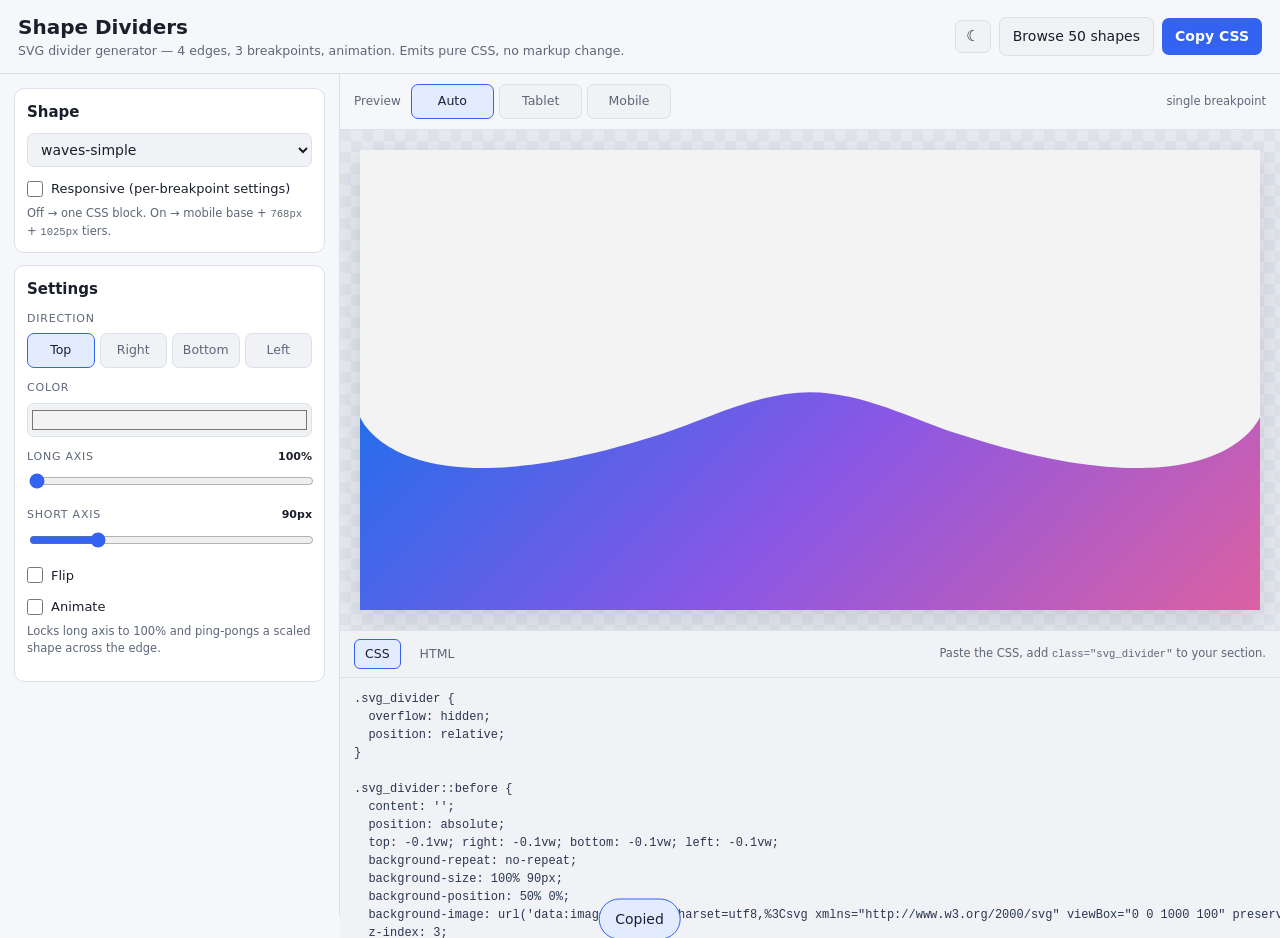
<file: index.html>
<!DOCTYPE html>
<html lang="en" data-theme="dark">
<head>
<meta charset="utf-8">
<meta name="viewport" content="width=device-width, initial-scale=1">

<title>Shape Dividers — SVG Section Divider Generator | Srikanth Nandiraju</title>
<meta name="description" content="Free SVG section divider generator. 50 shapes, any edge, animated and responsive. Copy pure CSS — the divider is a ::before pseudo-element, so your markup never changes.">
<meta name="author" content="Srikanth Nandiraju">
<link rel="canonical" href="https://nandiraju.github.io/dividers/">
<link rel="author" href="https://srikanth.nandiraju.com/">
<link rel="me" href="https://srikanth.nandiraju.com/">
<meta name="robots" content="index, follow, max-image-preview:large, max-snippet:-1">

<meta name="theme-color" content="#f6f7fa" media="(prefers-color-scheme: light)">
<meta name="theme-color" content="#0e1117" media="(prefers-color-scheme: dark)">

<!-- Open Graph -->
<meta property="og:type" content="website">
<meta property="og:site_name" content="Shape Dividers">
<meta property="og:title" content="Shape Dividers — SVG Section Divider Generator">
<meta property="og:description" content="50 shapes, any edge, animated and responsive. Copy pure CSS — your markup never changes.">
<meta property="og:url" content="https://nandiraju.github.io/dividers/">
<meta property="og:image" content="https://nandiraju.github.io/dividers/og-image.png">
<meta property="og:image:type" content="image/png">
<meta property="og:image:width" content="1200">
<meta property="og:image:height" content="630">
<meta property="og:image:alt" content="The Shape Dividers generator, showing a wave divider between two sections next to its generated CSS.">
<meta property="og:locale" content="en_US">

<!-- Twitter -->
<meta name="twitter:card" content="summary_large_image">
<meta name="twitter:title" content="Shape Dividers — SVG Section Divider Generator">
<meta name="twitter:description" content="50 shapes, any edge, animated and responsive. Copy pure CSS — your markup never changes.">
<meta name="twitter:image" content="https://nandiraju.github.io/dividers/og-image.png">
<meta name="twitter:image:alt" content="The Shape Dividers generator, showing a wave divider between two sections next to its generated CSS.">

<!-- icons reused from srikanth.nandiraju.com, vendored so the page has no cross-origin dependency -->
<link rel="icon" href="favicon.ico" sizes="any">
<link rel="icon" type="image/png" sizes="16x16" href="favicon-16x16.png">
<link rel="icon" type="image/png" sizes="32x32" href="favicon-32x32.png">
<link rel="icon" type="image/png" sizes="192x192" href="favicon-192x192.png">
<link rel="icon" type="image/png" sizes="512x512" href="favicon-512x512.png">
<link rel="apple-touch-icon" sizes="180x180" href="apple-touch-icon.png">

<script type="application/ld+json">
{
  "@context": "https://schema.org",
  "@type": "WebApplication",
  "name": "Shape Dividers",
  "url": "https://nandiraju.github.io/dividers/",
  "description": "SVG section divider generator. 50 shapes, any edge, animated and responsive, emitting pure CSS.",
  "applicationCategory": "DesignApplication",
  "operatingSystem": "Any modern web browser",
  "browserRequirements": "Requires JavaScript.",
  "image": "https://nandiraju.github.io/dividers/og-image.png",
  "inLanguage": "en",
  "isAccessibleForFree": true,
  "offers": { "@type": "Offer", "price": "0", "priceCurrency": "USD" },
  "author": {
    "@type": "Person",
    "name": "Srikanth Nandiraju",
    "url": "https://srikanth.nandiraju.com/"
  },
  "creator": {
    "@type": "Person",
    "name": "Srikanth Nandiraju",
    "url": "https://srikanth.nandiraju.com/"
  }
}
</script>

<script>
  /* set the theme before first paint so there is no flash of the wrong one */
  (function () {
    var saved = null;
    try { saved = localStorage.getItem('sd-theme'); } catch (e) {}
    var sys = matchMedia('(prefers-color-scheme: light)').matches ? 'light' : 'dark';
    document.documentElement.dataset.theme = saved || sys;
  })();
</script>

<style>
/* ============================ theme tokens ============================ */
:root[data-theme="dark"]{
  --bg:#0e1117; --panel:#161b26; --panel2:#0f131c; --line:#2a3244;
  --text:#e6e9f0; --muted:#8b95ad; --accent:#4f7cff; --accent2:#22d3ee;
  --on-accent:#fff; --sel:#1d2c57;
  --canvas:#fff; --checker-a:#151a24; --checker-b:#11151d;
  --shadow:0 10px 40px rgba(0,0,0,.5);
  --code:#c9d4ee;
}
:root[data-theme="light"]{
  --bg:#f6f7fa; --panel:#fff; --panel2:#f0f2f6; --line:#dbe0ea;
  --text:#1a1f2b; --muted:#5d6779; --accent:#3363f0; --accent2:#0d8fa6;
  --on-accent:#fff; --sel:#e3ebff;
  --canvas:#fff; --checker-a:#e7eaf0; --checker-b:#dfe3ea;
  --shadow:0 10px 30px rgba(18,28,54,.14);
  --code:#2b3550;
}

*{box-sizing:border-box}
body{margin:0;background:var(--bg);color:var(--text);
  font:14px/1.5 ui-sans-serif,system-ui,-apple-system,"Segoe UI",Roboto,sans-serif;
  -webkit-font-smoothing:antialiased}
html,body{transition:background-color .2s ease,color .2s ease}
h1{font-size:20px;margin:0}
h2{font-size:15px;margin:0 0 10px}
code{font-family:ui-monospace,SFMono-Regular,Menlo,monospace;font-size:.92em}
button,select,input{font:inherit}
:focus-visible{outline:2px solid var(--accent);outline-offset:2px}

header{display:flex;align-items:center;justify-content:space-between;gap:16px;
  padding:12px 18px;border-bottom:1px solid var(--line);flex-wrap:wrap}
header .sub{color:var(--muted);font-size:12.5px}
header .actions{display:flex;gap:8px;align-items:center}

.app{display:grid;grid-template-columns:340px minmax(0,1fr);min-height:calc(100vh - 58px)}
@media(max-width:900px){.app{grid-template-columns:1fr}}

/* ============================ sidebar ============================ */
aside{border-right:1px solid var(--line);padding:14px;overflow:auto;max-height:calc(100vh - 58px)}
@media(max-width:900px){aside{max-height:none;border-right:0;border-bottom:1px solid var(--line)}}

.grp{background:var(--panel);border:1px solid var(--line);border-radius:10px;padding:12px;margin-bottom:12px}
.f{margin-bottom:12px}.f:last-child{margin-bottom:0}
label.lb{display:flex;justify-content:space-between;align-items:baseline;gap:8px;
  font-size:11px;letter-spacing:.07em;text-transform:uppercase;color:var(--muted);margin-bottom:6px}
label.lb b{color:var(--text);font-weight:600;font-variant-numeric:tabular-nums;text-transform:none;letter-spacing:0}
input[type=range]{width:100%;accent-color:var(--accent)}
select{width:100%;background:var(--panel2);color:var(--text);border:1px solid var(--line);border-radius:7px;padding:7px 9px}
input[type=color]{width:100%;height:34px;padding:2px;background:var(--panel2);
  border:1px solid var(--line);border-radius:7px;cursor:pointer}

.seg{display:grid;grid-template-columns:repeat(4,1fr);gap:5px}
.seg.three{grid-template-columns:repeat(3,1fr)}
.seg button{background:var(--panel2);border:1px solid var(--line);color:var(--muted);
  border-radius:7px;padding:7px 4px;cursor:pointer;font-size:12.5px;transition:background .12s,color .12s,border-color .12s}
.seg button:hover{color:var(--text)}
.seg button[aria-pressed=true]{background:var(--sel);border-color:var(--accent);color:var(--text)}

.chk{display:flex;align-items:center;gap:8px;cursor:pointer;user-select:none;font-size:13px;color:var(--text)}
.chk input{accent-color:var(--accent);width:16px;height:16px;margin:0}
.hint{color:var(--muted);font-size:11.5px;margin:6px 0 0}
.hidden{display:none !important}

.btn{background:var(--accent);color:var(--on-accent);border:0;border-radius:7px;
  padding:8px 13px;cursor:pointer;font-weight:600}
.btn.ghost{background:var(--panel2);border:1px solid var(--line);color:var(--text);font-weight:500}
.btn.icon{padding:8px 10px;line-height:1;font-size:15px}

/* ============================ preview ============================ */
main{display:flex;flex-direction:column;min-width:0}
.bar{display:flex;gap:10px;align-items:center;padding:10px 14px;border-bottom:1px solid var(--line);flex-wrap:wrap}
.bar .spacer{flex:1}

#responsive_view_framer{flex:1;display:flex;align-items:center;justify-content:center;padding:20px;
  background:repeating-conic-gradient(var(--checker-a) 0 25%, var(--checker-b) 0 50%) 0 0/22px 22px;
  overflow:auto;transition:all .3s}

#previewer{display:flex;flex-direction:column-reverse;background:var(--canvas);
  transition:all .3s;box-shadow:var(--shadow)}
#previewer > div{flex-grow:1}
#previewer.top{flex-direction:column-reverse}
#previewer.bottom{flex-direction:column}
#previewer.right{flex-direction:row}
#previewer.left{flex-direction:row-reverse}

/* stands in for the section that carries the divider */
#previewer .image_div{
  background-image:linear-gradient(135deg,#1f6feb 0%,#8957e5 50%,#db61a2 100%);
  background-size:cover;background-position:center}
/* the neighbouring section — its colour is what the divider fills with */
#previewer .color_div{background-color:#f3f3f3;transition:background-color .12s}

.auto #previewer{width:100%;height:100%;min-height:460px}
.tablet-portrait #previewer{width:768px;height:1024px;max-height:100%;flex:none}
.mobile-portrait #previewer{width:414px;height:736px;max-height:100%;flex:none}

/* the primitive this tool generates */
.svg_divider{overflow:hidden;position:relative}

/* ============================ code ============================ */
.codewrap{border-top:1px solid var(--line);background:var(--panel2)}
.codehead{display:flex;align-items:center;gap:8px;padding:8px 14px;border-bottom:1px solid var(--line)}
.tab{background:transparent;border:1px solid transparent;color:var(--muted);
  border-radius:6px;padding:5px 10px;cursor:pointer;font-size:12.5px}
.tab:hover{color:var(--text)}
.tab[aria-selected=true]{color:var(--text);border-color:var(--accent);background:var(--sel)}
pre{margin:0;padding:12px 14px;overflow:auto;max-height:260px;font-size:12px;line-height:1.5;
  color:var(--code);font-family:ui-monospace,SFMono-Regular,Menlo,monospace;white-space:pre}

/* ============================ gallery ============================ */
dialog#gal{border:1px solid var(--line);background:var(--panel);color:var(--text);
  border-radius:12px;padding:0;width:min(940px,92vw);max-height:82vh}
dialog#gal::backdrop{background:rgba(0,0,0,.6)}
.galhead{display:flex;justify-content:space-between;align-items:center;padding:12px 14px;
  border-bottom:1px solid var(--line);position:sticky;top:0;background:var(--panel);z-index:1}
.galgrid{display:grid;gap:10px;grid-template-columns:repeat(auto-fill,minmax(168px,1fr));padding:14px;overflow:auto}
.card{background:var(--panel2);border:1px solid var(--line);border-radius:8px;cursor:pointer;
  padding:0;overflow:hidden;color:inherit;text-align:left}
.card:hover{border-color:var(--accent)}
.card[aria-pressed=true]{border-color:var(--accent2)}
.card .th{height:64px;background-color:var(--sel);background-repeat:no-repeat;
  background-position:50% 0;background-size:100% 40px}
.card .nm{padding:7px 9px;font-size:11.5px;color:var(--muted);border-top:1px solid var(--line);
  white-space:nowrap;overflow:hidden;text-overflow:ellipsis}

.toast{position:fixed;left:50%;bottom:22px;transform:translate(-50%,150%);background:var(--sel);
  border:1px solid var(--accent);color:var(--text);padding:9px 16px;border-radius:999px;
  transition:transform .25s;z-index:99}
.toast.show{transform:translate(-50%,0)}

@media (prefers-reduced-motion:reduce){*{transition:none !important}}
</style>
</head>
<body>

<header>
  <div>
    <h1>Shape Dividers</h1>
    <div class="sub">SVG divider generator — 4 edges, 3 breakpoints, animation. Emits pure CSS, no markup change.</div>
  </div>
  <div class="actions">
    <button class="btn ghost icon" id="theme" title="Toggle light / dark" aria-label="Toggle colour theme"></button>
    <button class="btn ghost" id="openGal">Browse 50 shapes</button>
    <button class="btn" id="copy">Copy CSS</button>
  </div>
</header>

<div class="app">
  <!-- ============================ controls ============================ -->
  <aside>
    <div class="grp">
      <h2>Shape</h2>
      <div class="f"><select id="shape" aria-label="Divider shape"></select></div>
      <label class="chk"><input type="checkbox" id="responsive"><span>Responsive (per-breakpoint settings)</span></label>
      <p class="hint">Off → one CSS block. On → mobile base + <code>768px</code> + <code>1025px</code> tiers.</p>
    </div>

    <div class="grp">
      <h2 style="display:flex;justify-content:space-between;align-items:center">
        <span>Settings</span>
        <span id="tierName" style="font-size:11px;color:var(--muted);text-transform:uppercase;letter-spacing:.07em"></span>
      </h2>

      <div class="f hidden" id="tierPick">
        <label class="lb">Editing breakpoint</label>
        <div class="seg three" id="tierSeg">
          <button type="button" data-tier="mobile">Mobile</button>
          <button type="button" data-tier="tablet">Tablet</button>
          <button type="button" data-tier="desktop" aria-pressed="true">Desktop</button>
        </div>
      </div>

      <div class="f">
        <label class="lb">Direction</label>
        <div class="seg" id="dirSeg">
          <button type="button" data-dir="top" aria-pressed="true">Top</button>
          <button type="button" data-dir="right">Right</button>
          <button type="button" data-dir="bottom">Bottom</button>
          <button type="button" data-dir="left">Left</button>
        </div>
      </div>

      <div class="f">
        <label class="lb" for="color">Color</label>
        <input type="color" id="color" value="#f3f3f3">
      </div>

      <div class="f" id="wrapLong">
        <label class="lb" for="long_axis">Long axis <b><span id="vLong">100</span>%</b></label>
        <input type="range" id="long_axis" min="100" max="400" value="100">
      </div>

      <div class="f">
        <label class="lb" for="short_axis">Short axis <b><span id="vShort">90</span>px</b></label>
        <input type="range" id="short_axis" min="0" max="400" value="90">
      </div>

      <div class="f hidden" id="wrapPos">
        <label class="lb" for="position">Position <b><span id="vPos">50</span>%</b></label>
        <input type="range" id="position" min="0" max="100" value="50">
        <p class="hint">Only bites once the long axis exceeds 170% — the shape must overflow to have somewhere to slide.</p>
      </div>

      <div class="f" id="wrapFlip">
        <label class="chk"><input type="checkbox" id="flipped"><span>Flip</span></label>
      </div>

      <div class="f">
        <label class="chk"><input type="checkbox" id="animate"><span>Animate</span></label>
        <p class="hint">Locks long axis to 100% and ping-pongs a scaled shape across the edge.</p>
      </div>

      <div class="f hidden" id="wrapAnimLen">
        <label class="lb" for="animation_length">Duration <b><span id="vAnimLen">10</span>s</b></label>
        <input type="range" id="animation_length" min="4" max="200" value="10">
      </div>

      <div class="f hidden" id="wrapAnimLong">
        <label class="lb" for="animation_long_axis">Animation long axis <b><span id="vAnimLong">4</span>×</b></label>
        <input type="range" id="animation_long_axis" min="1" max="10" step="0.1" value="4">
      </div>
    </div>
  </aside>

  <!-- ============================ preview ============================ -->
  <main>
    <div class="bar">
      <span style="color:var(--muted);font-size:12px">Preview</span>
      <div class="seg three" id="viewSeg" style="width:260px">
        <button type="button" data-view="auto" aria-pressed="true">Auto</button>
        <button type="button" data-view="tablet-portrait">Tablet</button>
        <button type="button" data-view="mobile-portrait">Mobile</button>
      </div>
      <div class="spacer"></div>
      <span class="hint" id="tierEcho" style="margin:0"></span>
    </div>

    <div id="responsive_view_framer" class="auto">
      <div id="previewer" class="top">
        <div class="image_div svg_divider" id="pv"></div>
        <div class="color_div" id="neighbour"></div>
      </div>
    </div>

    <div class="codewrap">
      <div class="codehead">
        <button class="tab" data-tab="css" aria-selected="true">CSS</button>
        <button class="tab" data-tab="html" aria-selected="false">HTML</button>
        <div class="spacer" style="flex:1"></div>
        <span class="hint" style="margin:0">Paste the CSS, add <code>class="svg_divider"</code> to your section.</span>
      </div>
      <pre id="out"></pre>
    </div>
  </main>
</div>

<dialog id="gal">
  <div class="galhead"><strong>Shape library</strong><button class="btn ghost" id="closeGal">Close</button></div>
  <div class="galgrid" id="galgrid"></div>
</dialog>

<div class="toast" id="toast" role="status" aria-live="polite">Copied</div>

<script>
/* =====================================================================
   SHAPE LIBRARY — top-oriented sources: viewBox "0 0 W H", solid mass
   along y=0. The other three edges are derived from these at runtime.
   ===================================================================== */
const SHAPES={
"arc":["0 0 1000 100",`<path d="M0 0v100S0 4 500 4s500 96 500 96V0H0Z"/>`],
"arch":["0 0 1000 100",`<path d="M0 0v4s250 96 500 96 500-96 500-96V0H0Z"/>`],
"book":["0 0 1200 120",`<path d="M1200,0H0V120H281.94C572.9,116.24,602.45,3.86,602.45,3.86h0S632,116.24,923,120h277Z"/>`],
"bubble":["0 0 1000 100",`<path d="M0 0v4c250 0 250 96 500 96S750 4 1000 4V0H0Z"/>`],
"bubble-side":["0 0 1000 100",`<path d="M1000 0H0v52C62.5 28 125 4 250 4c250 0 250 96 500 96 125 0 187.5-24 250-48V0Z"/>`],
"clouds":["0 0 283.5 27.8",`<path d="M0 0v6.7c1.9-.8 4.7-1.4 8.5-1 9.5 1.1 11.1 6 11.1 6s2.1-.7 4.3-.2c2.1.5 2.8 2.6 2.8 2.6s.2-.5 1.4-.7c1.2-.2 1.7.2 1.7.2s0-2.1 1.9-2.8c1.9-.7 3.6.7 3.6.7s.7-2.9 3.1-4.1 4.7 0 4.7 0 1.2-.5 2.4 0 1.7 1.4 1.7 1.4h1.4c.7 0 1.2.7 1.2.7s.8-1.8 4-2.2c3.5-.4 5.3 2.4 6.2 4.4.4-.4 1-.7 1.8-.9 2.8-.7 4 .7 4 .7s1.7-5 11.1-6c9.5-1.1 12.3 3.9 12.3 3.9s1.2-4.8 5.7-5.7c4.5-.9 6.8 1.8 6.8 1.8s.6-.6 1.5-.9c.9-.2 1.9-.2 1.9-.2s5.2-6.4 12.6-3.3c7.3 3.1 4.7 9 4.7 9s1.9-.9 4 0 2.8 2.4 2.8 2.4 1.9-1.2 4.5-1.2 4.3 1.2 4.3 1.2.2-1 1.4-1.7 2.1-.7 2.1-.7-.5-3.1 2.1-5.5 5.7-1.4 5.7-1.4 1.5-2.3 4.2-1.1c2.7 1.2 1.7 5.2 1.7 5.2s.3-.1 1.3.5c.5.4.8.8.9 1.1.5-1.4 2.4-5.8 8.4-4 7.1 2.1 3.5 8.9 3.5 8.9s.8-.4 2 0 1.1 1.1 1.1 1.1 1.1-1.1 2.3-1.1 2.1.5 2.1.5 1.9-3.6 6.2-1.2 1.9 6.4 1.9 6.4 2.6-2.4 7.4 0c3.4 1.7 3.9 4.9 3.9 4.9s3.3-6.9 10.4-7.9 11.5 2.6 11.5 2.6.8 0 1.2.2c.4.2.9.9.9.9s4.4-3.1 8.3.2c1.9 1.7 1.5 5 1.5 5s.3-1.1 1.6-1.4c1.3-.3 2.3.2 2.3.2s-.1-1.2.5-1.9 1.9-.9 1.9-.9-4.7-9.3 4.4-13.4c5.6-2.5 9.2.9 9.2.9s5-6.2 15.9-6.2 16.1 8.1 16.1 8.1.7-.2 1.6-.4V0H0z"/>`],
"curve":["0 0 1000 100",`<path d="M1000 100C500 100 500 4 0 4V0h1000v100Z"/>`],
"curves":["0 0 240 24",`<path fill-opacity=".33" d="M240,24V0H0v24C0,24,47.861,5.107,119.849,5.107C191.855,5.107,240,24,240,24z"/><path fill-opacity=".33" d="M119.829,2.661c55.562,0,98.521,9.957,120.171,16.271V0H0v18.902C21.582,12.598,64.37,2.65,119.829,2.661z"/><path d="M119.81,0.117c50.737,0,92.456,6.89,120.19,13.271V0H0v13.34C27.651,6.979,69.17,0.117,119.81,0.117z"/>`],
"diagonal":["0 0 1000 100",`<path d="M0,6V0h1000v100L0,6z"/>`],
"double-bubble":["0 0 1000 100",`<path d="M500 4c-125 0-125 96-250 96S125 4 0 4V0h1000v4c-125 0-125 96-250 96S625 4 500 4Z"/>`],
"frame-4":["0 0 1000 100",`<path d="M0 0v4c136 143.8 183.8-73.2 297 26.6 72.2 63.7 97 99 184.7 33.2a30.5 30.5 0 0 1 36.6 0c87.6 65.8 112.5 30.5 184.7-33.2C816.2-69.2 864 147.7 1000 4V0H0Z"/>`],
"grunge-3":["0 0 1000 100",`<path d="M0 0v47.6l5-2c1 0 11 3 12 0 2 3 6-3 6 0 0-4 12 3 12 0 0 3 15-1 17 0 2-2 5-1 6 0 0-2 6 2 6 0s2 4 4 0c5 2 12-3 16 0 2-2 4-3 4 0 0 2 6-1 6 0 1 4 15-2 17 0h7c0 1 3-3 6 0h17c2 2 3 1 6 0h6c1-2 21-1 24 0 2 1 4 2 6 0 0-1 22 4 24 0 0 0 5-3 5 0 2-2 10 2 12 0 2 2 6 1 6 0 2 3 4-2 6 0 1 0 25-2 25 1l10-1c3 1 6 6 7 0 1 5 4-2 6 0 2-2 4 3 5 0h12c6 1 36 2 36 0 0 2 3 0 6 0h6c5-2 7 4 11 0 2 0 15 2 17 0h13c3-4 5 1 7 0h29c0-3 6 0 6 0h5c0 2 16-1 18 0 1 4 9-1 12 0s6-2 6 0c8-2 3 4 13 0h10c3 4 19 1 19 0 2 0 21 1 23-1 1 4 3-1 6 1 1 2 11-1 12-1 3 3 9 0 12 1 3-4 6 1 6 0h6c0-3 5 1 6-1 0 3 2 1 4 1 3 4 10-1 13 0 3-2 6-1 6 0 2 2 2 0 6 0 1-2 6 2 6 0 2 0 4 5 6 0h18c2 3 4 1 6 0l6-1c3 2 12 3 17 1 14 3 18 1 24 0 2-1 3 3 5 0 6 2 10-1 16 0 1 3 6 0 9 0 0-2 3 2 5 0 6-6 8 7 13 0 0-2 5 2 5 0 3 3 10 0 10 0 1 2 5-2 8 0 3-1 8 3 12 0h6c2 1 10 4 12 0h6c1-1 5 2 6 0 1 2 4-1 6 0 0-2 5 3 6-1 2 1 6 5 5 1 1 1 3-2 6 0 2-1 5 3 6 0 0 1 6 2 6 0 2 3 4-4 6 0 0-2 3 2 6 0 3 0 6 3 6 0 5 3 8-1 13 0 3-4 6 1 6 0h5c0-1 9 2 12 0 1-1 9 3 11 0h6c2 2 4 4 7 0 3 2 5-4 5-1 10 4 15-2 18 2 0-1 6 2 6-2 0 0 6-2 6 1 1 6 12 2 12 0 1 3 4-3 7 2 2-2 5 2 5 0 1 5 4-5 6 0 2-1 4 2 6 0 1 3 1 0 5 0V0H0Z"/>`],
"hills":["0 0 240 24",`<path fill-opacity=".33" d="M240,24V0c-69.5,0-73.2,14.8-98,17.8c-24.7,3-49.9-4.3-69.8-4.2C53,13.8,50.3,18,30.2,20.9C15.6,23.5,4.3,19.6,0,19v5H240z"/><path fill-opacity=".33" d="M240,24V3c-51.8,0-73.2,11.8-98,14.8c-24.7,3-49.9-2.3-69.8-2.2C53,15.8,50.3,18,30.2,20.9C15.6,23.5,4.3,22.6,0,22v2H240z"/><path d="M240,24V5c-51.8,0-73.2,10.8-98,13.8c-24.7,3-49.9-1.3-69.8-1.2C53,17.8,50.3,19,30.2,21.9C15.6,24.5,4.3,23.6,0,23v1H240z"/>`],
"intersecting-curves":["0 0 1000 100",`<path d="M0 0v100c250 0 375-24 500-48 125 24 250 48 500 48V0H0Z" opacity=".5"/><path d="M0 0v4c250 0 375 24 500 48C625 28 750 4 1000 4V0H0Z"/>`],
"intersecting-tilt-angles":["0 0 1000 100",`<path d="M0 0v100l500-48 500 48V0H0z" opacity=".5"/><path d="M0 0h1000v52H0z" opacity=".5"/><path d="M0 0v4l500 48 500-48V0H0z" opacity=".5"/><path d="M0 0v4l500 48 500-48V0H0z"/>`],
"intersecting-wave-layers":["0 0 1000 100",`<path d="M0 0v100c166.7 0 166.7-66 333.3-66S500 77 666.7 77 833.3 28 1000 28V0H0Z" opacity=".5"/><path d="M0 0v100c166.7 0 166.7-66 333.3-66S500 70 666.7 70 833.3 16 1000 16V0H0Z" opacity=".5"/><path d="M0 0v100c166.7 0 166.7-66 333.3-66S500 63 666.7 63 833.3 4 1000 4V0H0Z"/>`],
"intersecting-waves-scattered":["0 0 1000 100",`<path d="M0 1v99c134.3 0 153.7-99 296-99H0Z" opacity=".5"/><path d="M1000 4v86C833.3 90 833.3 3.6 666.7 3.6S500 90 333.3 90 166.7 4 0 4h1000Z" opacity=".5"/><path d="M617 1v86C372 119 384 1 196 1h421Z" opacity=".5"/><path d="M1000 0H0v52C62.5 28 125 4 250 4c250 0 250 96 500 96 125 0 187.5-24 250-48V0Z"/>`],
"intersecting-waves-split":["0 0 1000 100",`<path d="M0 0v99.7C62 69 122.4 48.7 205 66c83.8 17.6 160.5 20.4 240-12 54-22 110-26 173-10a392.2 392.2 0 0 0 222-5c55-17 110.3-36.9 160-27.2V0H0Z" opacity=".5"/><path d="M0 0v74.7C62 44 122.4 28.7 205 46c83.8 17.6 160.5 25.4 240-7 54-22 110-21 173-5 76.5 19.4 146.5 23.3 222 0 55-17 110.3-31.9 160-22.2V0H0Z"/>`],
"layered-arch":["0 0 1000 100",`<path d="M0 0h1000v4H0z"/><path d="M0 0h1000v80.8S550 100 500 100 0 80.8 0 80.8V0Z" opacity=".2"/><path d="M0 0h1000v61.6S600 100 500 100 0 61.6 0 61.6V0Z" opacity=".3"/><path d="M0 0h1000v42.4S650 100 500 100 0 42.4 0 42.4V0Z" opacity=".4"/><path d="M0 0h1000v23.2S700 100 500 100 0 23.2 0 23.2V0Z" opacity=".5"/><path d="M0 0v4s250 96 500 96 500-96 500-96V0H0Z"/>`],
"layered-curves":["0 0 1000 100",`<path d="M500 80.7C358 68 0 4 0 4V0h1000v84.7c-216 23.3-358 8.6-500-4Z" opacity=".3"/><path d="M500 65.7C358 53 0 4 0 4V0h1000v62.7c-216 23.3-358 15.6-500 3Z" opacity=".5"/><path d="M500 50.7C358 38 0 4 0 4V0h1000v40.7C784 64 642 63.3 500 50.7Z"/>`],
"layered-slants":["0 0 1000 100",`<path d="M0 100V0h1000v4L0 100z"/><path d="M0 100V0h1000v24L0 100z" opacity=".5"/><path d="M0 100V0h1000v44L0 100z" opacity=".4"/><path d="M0 100V0h1000v64L0 100z" opacity=".4"/><path d="M0 100V0h1000v84L0 100z" opacity=".2"/>`],
"layered-triangle":["0 0 1000 100",`<path d="M0 0v84l500 16 500-16V0H0z" opacity=".2"/><path d="M0 0v64l500 36 500-36V0H0z" opacity=".4"/><path d="M0 0v44l500 56 500-56V0H0z" opacity=".4"/><path d="M0 0v24l500 76 500-76V0H0z" opacity=".5"/><path d="M0 0v4l500 96 500-96V0H0z"/>`],
"layered-wave":["0 0 1000 100",`<path d="M1000 100C500 100 500 64 0 64V0h1000v100Z" opacity=".5"/><path d="M1000 100C500 100 500 34 0 34V0h1000v100Z" opacity=".5"/><path d="M1000 100C500 100 500 4 0 4V0h1000v100Z"/>`],
"mountain":["0 0 1000 100",`<path d="m0 4 150 40h160l190 50 190-50h160l150-40V0H0v4z"/>`],
"mountains":["0 0 1000 100",`<path opacity=".33" d="M473,67.3c-203.9,88.3-263.1-34-320.3,0C66,119.1,0,59.7,0,59.7V0h1000v59.7c0,0-62.1,26.1-94.9,29.3c-32.8,3.3-62.8-12.3-75.8-22.1C806,49.6,745.3,8.7,694.9,4.7S492.4,59,473,67.3z"/><path opacity=".66" d="M734,67.3c-45.5,0-77.2-23.2-129.1-39.1c-28.6-8.7-150.3-10.1-254,39.1s-91.7-34.4-149.2,0C115.7,118.3,0,39.8,0,39.8V0h1000v36.5c0,0-28.2-18.5-92.1-18.5C810.2,18.1,775.7,67.3,734,67.3z"/><path d="M766.1,28.9c-200-57.5-266,65.5-395.1,19.5C242,1.8,242,5.4,184.8,20.6C128,35.8,132.3,44.9,89.9,52.5C28.6,63.7,0,0,0,0h1000c0,0-9.9,40.9-83.6,48.1S829.6,47,766.1,28.9z"/>`],
"oval-halves":["0 0 1000 100",`<path d="M0 0v4c0 53 112 96 250 96S500 57 500 4c0 53 112 96 250 96s250-43 250-96V0H0Z"/>`],
"oval-halves-inverse":["0 0 1000 100",`<path d="M0 0v100C0 47 112 4 250 4s250 43 250 96c0-53 112-96 250-96s250 43 250 96V0H0Z"/>`],
"pyramid":["0 0 1000 100",`<path d="M0 0v4l250 64 125-32 250 64 375-96V0H0z"/>`],
"rays":["0 0 2600 130.1",`<path d="M0 0L2600 0 2600 69.1 0 0z"/><path opacity=".5" d="M0 0L2600 0 2600 69.1 0 69.1z"/><path opacity=".25" d="M2600 0L0 0 0 130.1 2600 69.1z"/>`],
"slope-asymmetrical":["0 0 1000 100",`<path d="M0 0v100-79.4a1892 1892 0 0 1 500 0l500 66.7V0H0Z"/>`],
"slope-subtle":["0 0 1000 100",`<path d="M0 0v100S500 4 1000 4V0H0Z"/>`],
"spikes-medium":["0 0 1000 100",`<path d="M0 0h1000v4H0zM10 100 0 4h20l-10 96zM30 100 20 4h20l-10 96zM50 100 40 4h20l-10 96zM70 100 60 4h20l-10 96zM90 100 80 4h20l-10 96zM110 100 100 4h20l-10 96zM130 100 120 4h20l-10 96zM150 100 140 4h20l-10 96zM170 100 160 4h20l-10 96zM190 100 180 4h20l-10 96zM210 100 200 4h20l-10 96zM230 100 220 4h20l-10 96zM250 100 240 4h20l-10 96zM270 100 260 4h20l-10 96zM290 100 280 4h20l-10 96zM310 100 300 4h20l-10 96zM330 100 320 4h20l-10 96zM350 100 340 4h20l-10 96zM370 100 360 4h20l-10 96zM390 100 380 4h20l-10 96zM410 100 400 4h20l-10 96zM430 100 420 4h20l-10 96zM450 100 440 4h20l-10 96zM470 100 460 4h20l-10 96zM490 100 480 4h20l-10 96zM510 100 500 4h20l-10 96zM530 100 520 4h20l-10 96zM550 100 540 4h20l-10 96zM570 100 560 4h20l-10 96zM590 100 580 4h20l-10 96zM610 100 600 4h20l-10 96zM630 100 620 4h20l-10 96zM650 100 640 4h20l-10 96zM670 100 660 4h20l-10 96zM690 100 680 4h20l-10 96zM710 100 700 4h20l-10 96zM730 100 720 4h20l-10 96zM750 100 740 4h20l-10 96zM770 100 760 4h20l-10 96zM790 100 780 4h20l-10 96zM810 100 800 4h20l-10 96zM830 100 820 4h20l-10 96zM850 100 840 4h20l-10 96zM870 100 860 4h20l-10 96zM890 100 880 4h20l-10 96zM910 100 900 4h20l-10 96zM930 100 920 4h20l-10 96zM950 100 940 4h20l-10 96zM970 100 960 4h20l-10 96zM990 100 980 4h20l-10 96z"/>`],
"steps-round":["0 0 1000 100",`<path d="M0 0v80l227.5 18c12.1 1 22.5-8.6 22.5-20.7s10.4-21.8 22.5-20.8l205 16.3c12.1 1 22.5-8.6 22.5-20.8s10.4-21.7 22.5-20.8l205 16.3c12.1 1 22.5-8.6 22.5-20.8S760.4 5 772.5 6L1000 24V0H0Z"/>`],
"stripes-large":["0 0 1000 100",`<path d="M0 0h10v100H0zM20 0h10v100H20zM40 0h10v100H40zM60 0h10v100H60zM80 0h10v100H80zM100 0h10v100h-10zM120 0h10v100h-10zM140 0h10v100h-10zM160 0h10v100h-10zM180 0h10v100h-10zM200 0h10v100h-10zM220 0h10v100h-10zM240 0h10v100h-10zM260 0h10v100h-10zM280 0h10v100h-10zM300 0h10v100h-10zM320 0h10v100h-10zM340 0h10v100h-10zM360 0h10v100h-10zM380 0h10v100h-10zM400 0h10v100h-10zM420 0h10v100h-10zM440 0h10v100h-10zM460 0h10v100h-10zM480 0h10v100h-10zM500 0h10v100h-10zM520 0h10v100h-10zM540 0h10v100h-10zM560 0h10v100h-10zM580 0h10v100h-10zM600 0h10v100h-10zM620 0h10v100h-10zM640 0h10v100h-10zM660 0h10v100h-10zM680 0h10v100h-10zM700 0h10v100h-10zM720 0h10v100h-10zM740 0h10v100h-10zM760 0h10v100h-10zM780 0h10v100h-10zM800 0h10v100h-10zM820 0h10v100h-10zM840 0h10v100h-10zM860 0h10v100h-10zM880 0h10v100h-10zM900 0h10v100h-10zM920 0h10v100h-10zM940 0h10v100h-10zM960 0h10v100h-10zM980 0h10v100h-10z"/>`],
"triangle":["0 0 1000 100",`<path d="M500,98.9L0,6.1V0h1000v6.1L500,98.9z"/>`],
"triangle-asymmetric":["0 0 1000 100",`<path d="M738,99l262-93V0H0v5.6L738,99z"/>`],
"triangle-curve-inverse":["0 0 1000 100",`<path d="M0 0v100c500 0 475-96 500-96s0 96 500 96V0H0Z"/>`],
"triangle-round-asymmetrical":["0 0 1000 100",`<path d="M0 0v4l594.5 84a1118.6 1118.6 0 0 0 311 0l94.5-13.3V0H0Z"/>`],
"triangle-rounded":["0 0 1000 100",`<path d="M0 0v4l396.3 84a500.1 500.1 0 0 0 207.4 0L1000 4V0H0Z"/>`],
"triangle-slope-inverse":["0 0 1000 100",`<path d="M0 0v100c250 0 500-96 500-96s250 96 500 96V0H0Z"/>`],
"valley":["0 0 1000 100",`<path d="m0 4 86.6 23.1c42.1 11.2 85.5 16.9 129 16.9h29.7c73 0 129.8 17.1 127.3 16.5 83.5 22 171.3 22 254.8 0 123.2-32.4 162.9-.6 286-33.4L1000 4V0H0v4Z"/>`],
"wave":["0 0 1000 100",`<path d="M421.9,6.5c22.6-2.5,51.5,0.4,75.5,5.3c23.6,4.9,70.9,23.5,100.5,35.7c75.8,32.2,133.7,44.5,192.6,49.7c23.6,2.1,48.7,3.5,103.4-2.5c54.7-6,106.2-25.6,106.2-25.6V0H0v30.3c0,0,72,32.6,158.4,30.5c39.2-0.7,92.8-6.7,134-22.4c21.2-8.1,52.2-18.2,79.7-24.2C399.3,7.9,411.6,7.5,421.9,6.5z"/>`],
"wave-shallow":["0 0 1920 60",`<path d="M-153.5,85.5a4002.033,4002.033,0,0,1,658-71c262.854-6.5,431.675,15.372,600,27,257.356,17.779,624.828,19.31,1089-58v102Z"/>`],
"waves":["0 0 283.5 27.8",`<path d="M283.5,9.7c0,0-7.3,4.3-14,4.6c-6.8,0.3-12.6,0-20.9-1.5c-11.3-2-33.1-10.1-44.7-5.7s-12.1,4.6-18,7.4c-6.6,3.2-20,9.6-36.6,9.3C131.6,23.5,99.5,7.2,86.3,8c-1.4,0.1-6.6,0.8-10.5,2c-3.8,1.2-9.4,3.8-17,4.7c-3.2,0.4-8.3,1.1-14.2,0.9c-1.5-0.1-6.3-0.4-12-1.6c-5.7-1.2-11-3.1-15.8-3.7C6.5,9.2,0,10.8,0,10.8V0h283.5V9.7z"/><path d="M269.6,18c-0.1-0.1-4.6,0.3-7.2,0c-7.3-0.7-17-3.2-16.6-2.9c0.4,0.3,13.7,3.1,17,3.3C267.7,18.8,269.7,18,269.6,18z"/><path d="M227.4,9.8c-0.2-0.1-4.5-1-9.5-1.2c-5-0.2-12.7,0.6-12.3,0.5c0.3-0.1,5.9-1.8,13.3-1.2S227.6,9.9,227.4,9.8z"/><path d="M201,10.6c0-0.1-4.4,1.2-6.3,2.2c-1.9,0.9-6.2,3.1-6.1,3.1c0.1,0.1,4.2-1.6,6.3-2.6S201,10.7,201,10.6z"/><path d="M154.5,26.7c-0.1-0.1-4.6,0.3-7.2,0c-7.3-0.7-17-3.2-16.6-2.9c0.4,0.3,13.7,3.1,17,3.3C152.6,27.5,154.6,26.8,154.5,26.7z"/><path d="M41.9,19.3c0,0,1.2-0.3,2.9-0.1c1.7,0.2,5.8,0.9,8.2,0.7c4.2-0.4,7.4-2.7,7-2.6c-0.4,0-4.3,2.2-8.6,1.9c-1.8-0.1-5.1-0.5-6.7-0.4S41.9,19.3,41.9,19.3z"/><path d="M15.6,13.2c0-0.1,4.3,0,6.7,0.5c2.4,0.5,5,1.9,5,2c0,0.1-2.7-0.8-5.1-1.4C19.9,13.7,15.7,13.3,15.6,13.2z"/>`],
"waves-2-large":["0 0 1000 100",`<path d="M0 0v60c9 0 18-3 25-10 13-14 36-14 50 0s36 14 50 0c13-14 36-14 50 0s36 14 50 0c13-14 36-14 50 0s36 14 50 0c13-14 36-14 50 0s36 14 50 0c13-14 36-14 50 0s36 14 50 0c13-14 36-14 50 0s36 14 50 0c13-14 36-14 50 0s36 14 50 0c13-14 36-14 50 0s36 14 50 0c13-14 36-14 50 0s37 13 50 0c14-14 37-14 50 0 7 7 16 10 25 10V0H0Z"/>`],
"waves-simple":["0 0 1000 100",`<path d="M0 0v41s40 117.6 337 20.7c46.7-15.2 104.8-46 163-46 58.1 0 116.3 30.8 163 46 297 97 337-20.7 337-20.7V0H0Z"/>`],
"waves-water-inverse":["0 0 1000 100",`<path d="M0 0v92.3C106.3 35 276 23.6 343.6 73.7 458.2 18.3 637 8.5 693 57.3 779.6 18.6 915.7-2.4 1000 16.1V0H0Z"/>`],
"wavy-mantle":["0 0 1000 100",`<path d="M0 0v4c154 96 190 17.9 300 17.9 92 0 92 78.1 200 78.1s108-78.2 200-78.2c110 0 146 78.2 300-17.8V0H0Z"/>`],
"wavy-steps":["0 0 1000 100",`<path d="M0 0v90.2C49.7 99.9 105 82 160 65c75.5-23.3 145.5-22.4 222-3 63 16 119 14 173-8 79.5-32.4 156.2-27.6 240-10 82.6 17.4 143-1 205-31.7V0H0Z"/>`],
"zigzag":["0 0 1000 100",`<path d="M761.9,44.1L643.1,27.2L333.8,98L0,3.8V0l1000,0v3.9z"/>`],
};
const NAMES = Object.keys(SHAPES).sort();

const DIRS = ['top','right','bottom','left'];
const HOR  = d => d === 'top' || d === 'bottom';

/* geometry per edge: how the source is transformed, and whether W/H swap.
   The anchored edge (y=0 in the source) must land on the target edge.
     bottom : (x,y) -> (x,   H-y)
     right  : (x,y) -> (H-y, x  )   viewBox swaps to "0 0 H W"
     left   : (x,y) -> (y,   W-x)   viewBox swaps to "0 0 H W"  */
const EDGE = {
  top:    {swap:false, tf:()          => ''},
  bottom: {swap:false, tf:(W,H)       => `translate(0,${H}) scale(1,-1)`},
  right:  {swap:true,  tf:(W,H)       => `rotate(90) translate(0,-${H})`},
  left:   {swap:true,  tf:(W,H)       => `rotate(-90) translate(-${W},0)`},
};

/* transform-origin the animation pivots around, per edge */
const ORIGIN = {top:'100% 0', bottom:'100% 100%', right:'100% 100%', left:'0 100%'};

/* =====================================================================
   SVG BUILDING
   ===================================================================== */
function orient(slug, dir, color){
  const [vb, src] = SHAPES[slug];
  const [,,W,H] = vb.split(/\s+/).map(Number);
  const edge = EDGE[dir];

  const paths = src.replace(/\s*fill="[^"]*"/g,'').replace(/<path/g, `<path fill="${color}"`);
  const t = edge.tf(W,H);
  const body = t ? `<g transform="${t}">${paths}</g>` : paths;
  const box = edge.swap ? `0 0 ${H} ${W}` : vb;

  return `<svg xmlns="http://www.w3.org/2000/svg" viewBox="${box}" preserveAspectRatio="none">${body}</svg>`;
}

/* inline the SVG as a data URI. '#' must be %23 or it reads as a fragment;
   angle brackets and quotes are escaped so url('…') can never be terminated early. */
const dataUri = svg => 'data:image/svg+xml;charset=utf8,' + svg
  .replace(/\s+/g,' ')
  .replace(/#/g,'%23').replace(/'/g,'%27')
  .replace(/</g,'%3C').replace(/>/g,'%3E');

/* the same (shape, edge, colour) triple is asked for on every slider tick */
const _urls = new Map();
function svgUrl(slug, dir, color){
  const key = slug + '|' + dir + '|' + color;
  let u = _urls.get(key);
  if (u === undefined){ u = dataUri(orient(slug, dir, color)); _urls.set(key, u); }
  return u;
}

/* =====================================================================
   STATE — one config per breakpoint tier
   ===================================================================== */
const defTier = () => ({dir:'top', color:'#f3f3f3', longAxis:100, shortAxis:90, position:50,
                        flipped:false, animate:false, animLength:10, animLongAxis:4});

const S = { shape:'waves-simple', responsive:false, view:'auto', tier:'desktop',
            mobile:defTier(), tablet:defTier(), desktop:defTier() };

const cur = () => S[S.tier];

/* which tier the preview should paint, given the selected device frame */
const previewTier = () => !S.responsive ? 'desktop'
  : S.view === 'mobile-portrait' ? 'mobile'
  : S.view === 'tablet-portrait' ? 'tablet' : 'desktop';

/* position only has an effect once the shape overflows its container */
const POS_THRESHOLD = 170;
const posApplies = c => !c.animate && c.longAxis >= POS_THRESHOLD;

/* =====================================================================
   CSS GENERATION
   ===================================================================== */
function decls(c, animName){
  const hor = HOR(c.dir);
  const LA  = c.animate ? 100 : c.longAxis;      // animating locks the long axis to 100%

  const size = hor ? `${LA}% ${c.shortAxis}px` : `${c.shortAxis}px ${LA}%`;
  const posX = c.dir === 'left' ? 0 : c.dir === 'right'  ? 100 : c.position;
  const posY = c.dir === 'top'  ? 0 : c.dir === 'bottom' ? 100 : c.position;

  /* animate and flip both drive `transform`, so they are mutually exclusive */
  let tf = '';
  if (c.animate){
    tf = `  transform: scale${hor?'X':'Y'}(${c.animLongAxis});\n`
       + `  transform-origin: ${ORIGIN[c.dir]};\n`
       + `  animation: ${c.animLength}s infinite alternate ${animName} linear;\n`;
  } else if (c.flipped){
    tf = `  transform: rotate${hor?'Y':'X'}(180deg);\n`;
  }

  return `  content: '';
  position: absolute;
  top: -0.1vw; right: -0.1vw; bottom: -0.1vw; left: -0.1vw;
${tf}  background-repeat: no-repeat;
  background-size: ${size};
  background-position: ${posX}% ${posY}%;
  background-image: url('${svgUrl(S.shape, c.dir, c.color)}');
  z-index: 3;
  pointer-events: none;`;
}

function keyframes(c, name){
  if (!c.animate) return '';
  const ax = HOR(c.dir) ? 'X' : 'Y', v = c.animLongAxis;
  return `@keyframes ${name} {\n  100% { transform: scale${ax}(${v}) translate${ax}(calc(100% - (100% / ${v}))); }\n}`;
}

/* on very wide screens grow the short axis with the viewport, else the shape reads as a thin line */
const ultrawide = c => HOR(c.dir)
  ? `@media (min-width: 2100px) {\n  .svg_divider::before { background-size: ${c.animate?100:c.longAxis}% calc(2vw + ${c.shortAxis}px); }\n}`
  : '';

const indent = (s,n) => s.split('\n').map(l => l.trim() ? ' '.repeat(n)+l : l).join('\n');

const BASE = `.svg_divider {\n  overflow: hidden;\n  position: relative;\n}`;

/* mobile-first: base rules unwrapped, then each breakpoint layered on top */
const TIERS = [
  ['mobile',  null],
  ['tablet',  '@media (min-width: 768px)'],
  ['desktop', '@media (min-width: 1025px)'],
];

function tierBlock(key, mq){
  const c = S[key];
  const name = mq ? `shape-anim-${key}` : (S.responsive ? `shape-anim-${key}` : 'shape-anim');
  const parts = [`.svg_divider::before {\n${decls(c,name)}\n}`, ultrawide(c), keyframes(c,name)].filter(Boolean);
  if (!mq) return parts.join('\n\n');
  return `${mq} {\n${indent(parts.join('\n\n'), 2)}\n}`;
}

function buildCSS(){
  if (!S.responsive) return [BASE, tierBlock('desktop', null)].join('\n\n');
  return [BASE, ...TIERS.map(([k,mq]) => tierBlock(k,mq))].join('\n\n');
}

const buildHTML = () => `<!-- the divider is a ::before, so your markup stays clean -->
<div class="svg_divider">
  <h2>Your section</h2>
</div>`;

/* =====================================================================
   PREVIEW
   Media queries key off the viewport, not the device frame, so the
   selected tier's declarations are painted directly instead.
   ===================================================================== */
const live = document.createElement('style');
document.head.append(live);

function paint(){
  const c = S[previewTier()];
  live.textContent = `#pv::before{\n${decls(c,'pv-anim')}\n}\n${keyframes(c,'pv-anim')}`;
  previewer.className = c.dir;
  responsive_view_framer.className = S.view;
  /* the neighbour section is what the divider fills with — keep the seam honest */
  neighbour.style.backgroundColor = c.color;
  tierEcho.textContent = S.responsive ? `showing ${previewTier()} tier` : 'single breakpoint';
}

/* =====================================================================
   THEME
   ===================================================================== */
const THEME_KEY = 'sd-theme';
const themeBtn = document.getElementById('theme');

function applyTheme(t){
  document.documentElement.dataset.theme = t;
  themeBtn.textContent = t === 'dark' ? '☀' : '☾';
  themeBtn.setAttribute('aria-pressed', String(t === 'dark'));
  try { localStorage.setItem(THEME_KEY, t); } catch (e) {}
  restyleThumbs();
}
themeBtn.onclick = () =>
  applyTheme(document.documentElement.dataset.theme === 'dark' ? 'light' : 'dark');

/* follow the OS until the user states a preference of their own */
matchMedia('(prefers-color-scheme: light)').addEventListener('change', e => {
  let saved = null;
  try { saved = localStorage.getItem(THEME_KEY); } catch (err) {}
  if (!saved) applyTheme(e.matches ? 'light' : 'dark');
});

/* =====================================================================
   UI
   ===================================================================== */
const $  = s => document.querySelector(s);
const $$ = s => [...document.querySelectorAll(s)];

const el = {
  shape:$('#shape'), responsive:$('#responsive'), color:$('#color'),
  longAxis:$('#long_axis'), shortAxis:$('#short_axis'), position:$('#position'),
  flipped:$('#flipped'), animate:$('#animate'),
  animLength:$('#animation_length'), animLongAxis:$('#animation_long_axis'),
  out:$('#out'), tierName:$('#tierName'),
  wrapLong:$('#wrapLong'), wrapPos:$('#wrapPos'), wrapFlip:$('#wrapFlip'),
  wrapAnimLen:$('#wrapAnimLen'), wrapAnimLong:$('#wrapAnimLong'), tierPick:$('#tierPick'),
};

NAMES.forEach(n => el.shape.add(new Option(n, n)));
el.shape.value = S.shape;

const press = (sel, attr, val) =>
  $$(sel).forEach(b => b.setAttribute('aria-pressed', String(b.dataset[attr] === val)));

let cssCache = '';

function syncControls(){
  const c = cur();
  press('#dirSeg button','dir', c.dir);
  press('#tierSeg button','tier', S.tier);
  press('#viewSeg button','view', S.view);

  el.color.value = c.color;
  el.longAxis.value = c.longAxis;         $('#vLong').textContent = c.longAxis;
  el.shortAxis.value = c.shortAxis;       $('#vShort').textContent = c.shortAxis;
  el.position.value = c.position;         $('#vPos').textContent = c.position;
  el.animLength.value = c.animLength;     $('#vAnimLen').textContent = c.animLength;
  el.animLongAxis.value = c.animLongAxis; $('#vAnimLong').textContent = c.animLongAxis;
  el.flipped.checked = c.flipped;
  el.animate.checked = c.animate;

  /* animate owns the transform, so long axis / position / flip have nothing to say */
  el.wrapLong.classList.toggle('hidden', c.animate);
  el.wrapFlip.classList.toggle('hidden', c.animate);
  el.wrapPos.classList.toggle('hidden', !posApplies(c));
  el.wrapAnimLen.classList.toggle('hidden', !c.animate);
  el.wrapAnimLong.classList.toggle('hidden', !c.animate);

  el.tierPick.classList.toggle('hidden', !S.responsive);
  el.tierName.textContent = S.responsive ? S.tier : '';
}

let tab = 'css';
const emit = () => { el.out.textContent = tab === 'css' ? cssCache : buildHTML(); };

function refresh(){
  syncControls();
  paint();
  cssCache = buildCSS();
  emit();
}

/* --- bindings --- */
el.shape.onchange = e => { S.shape = e.target.value; syncGallery(); refresh(); };

el.responsive.onchange = e => {
  S.responsive = e.target.checked;
  if (!S.responsive) S.tier = 'desktop';
  refresh();
};

const segHandler = (id, fn) => $(id).addEventListener('click', e => {
  const b = e.target.closest('button');
  if (b) { fn(b.dataset); refresh(); }
});
segHandler('#tierSeg', d => S.tier = d.tier);
segHandler('#viewSeg', d => S.view = d.view);
segHandler('#dirSeg',  d => cur().dir = d.dir);

const bindRange = (node, key) => node.addEventListener('input', e => { cur()[key] = +e.target.value; refresh(); });
bindRange(el.longAxis,'longAxis');
bindRange(el.shortAxis,'shortAxis');
bindRange(el.position,'position');
bindRange(el.animLength,'animLength');
bindRange(el.animLongAxis,'animLongAxis');

el.color.addEventListener('input', e => { cur().color = e.target.value; refresh(); });
el.flipped.onchange = e => { cur().flipped = e.target.checked; refresh(); };
el.animate.onchange = e => { cur().animate = e.target.checked; refresh(); };

$$('.tab').forEach(t => t.onclick = () => {
  tab = t.dataset.tab;
  $$('.tab').forEach(x => x.setAttribute('aria-selected', String(x === t)));
  emit();
});

$('#copy').onclick = async () => {
  const text = tab === 'css' ? cssCache : buildHTML();
  try { await navigator.clipboard.writeText(text); }
  catch (e) {
    const ta = document.createElement('textarea');
    ta.value = text; document.body.append(ta); ta.select();
    document.execCommand('copy'); ta.remove();
  }
  const t = $('#toast');
  t.textContent = `Copied ${tab.toUpperCase()}`;
  t.classList.add('show');
  setTimeout(() => t.classList.remove('show'), 1300);
};

/* --- gallery --- */
const gal = $('#gal'), galgrid = $('#galgrid');

NAMES.forEach(n => {
  const b = document.createElement('button');
  b.className = 'card';
  b.dataset.name = n;
  b.innerHTML = `<span class="th"></span><span class="nm">${n}</span>`;
  b.onclick = () => { S.shape = n; el.shape.value = n; syncGallery(); refresh(); gal.close(); };
  galgrid.append(b);
});

/* thumbnails are tinted with the accent, which moves with the theme */
function restyleThumbs(){
  const accent = getComputedStyle(document.documentElement).getPropertyValue('--accent').trim();
  $$('#galgrid .card').forEach(c => {
    c.querySelector('.th').style.backgroundImage = `url('${svgUrl(c.dataset.name,'top',accent)}')`;
  });
}
const syncGallery = () => $$('#galgrid .card')
  .forEach(c => c.setAttribute('aria-pressed', String(c.dataset.name === S.shape)));

$('#openGal').onclick  = () => { syncGallery(); gal.showModal(); };
$('#closeGal').onclick = () => gal.close();

applyTheme(document.documentElement.dataset.theme);
refresh();
syncGallery();
</script>
</body>
</html>
</file>
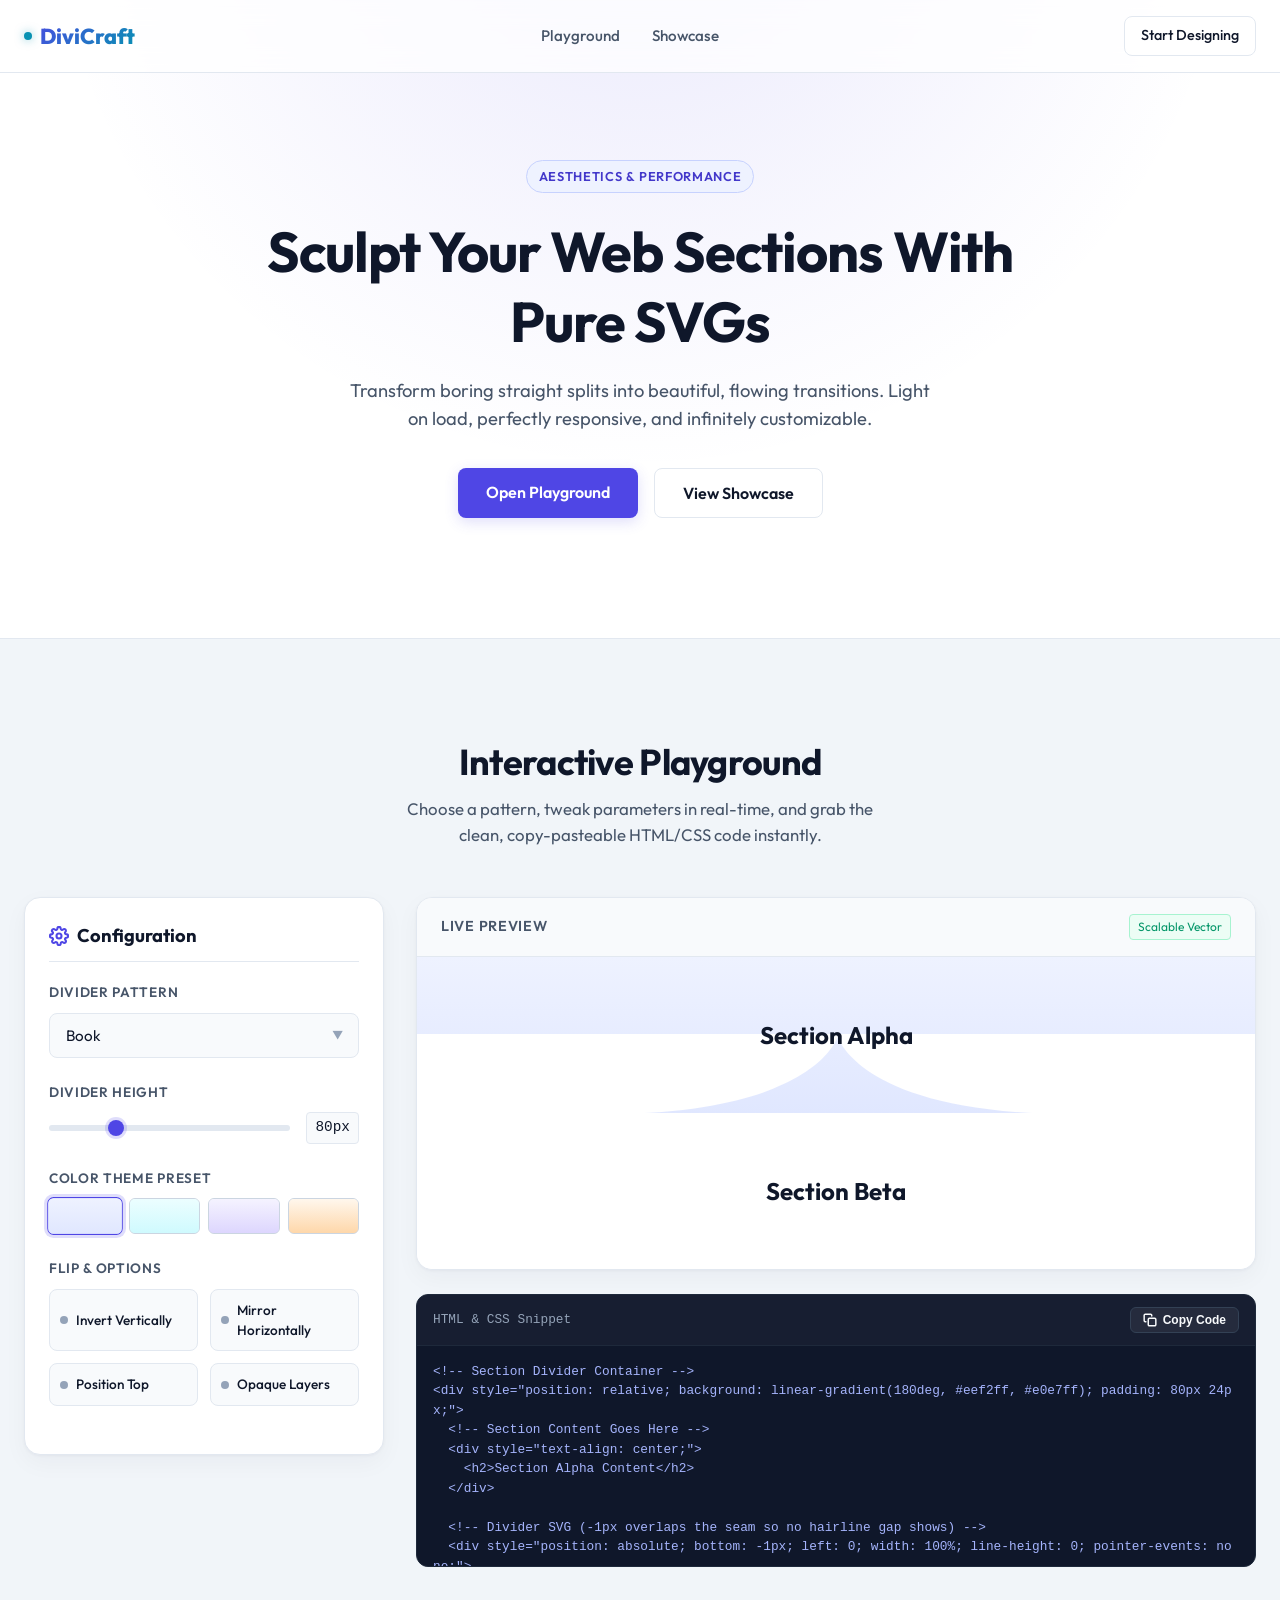
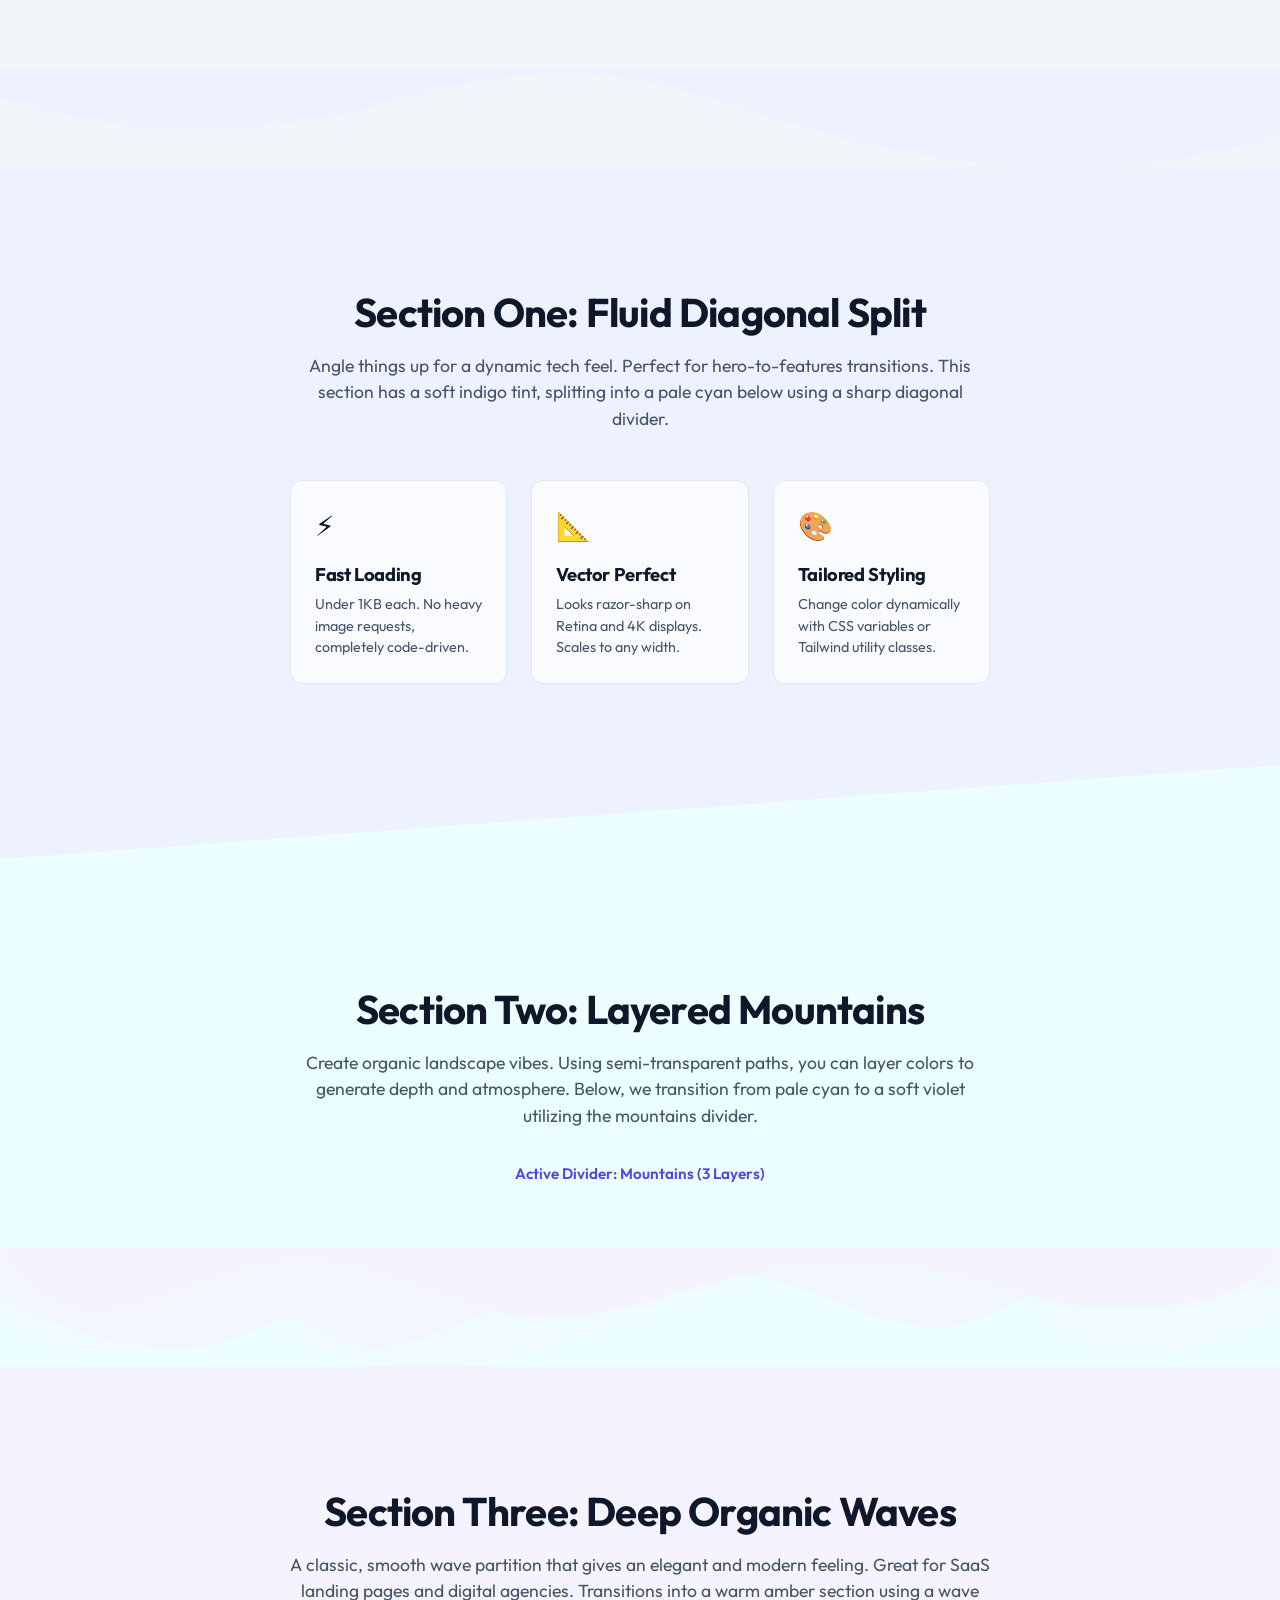
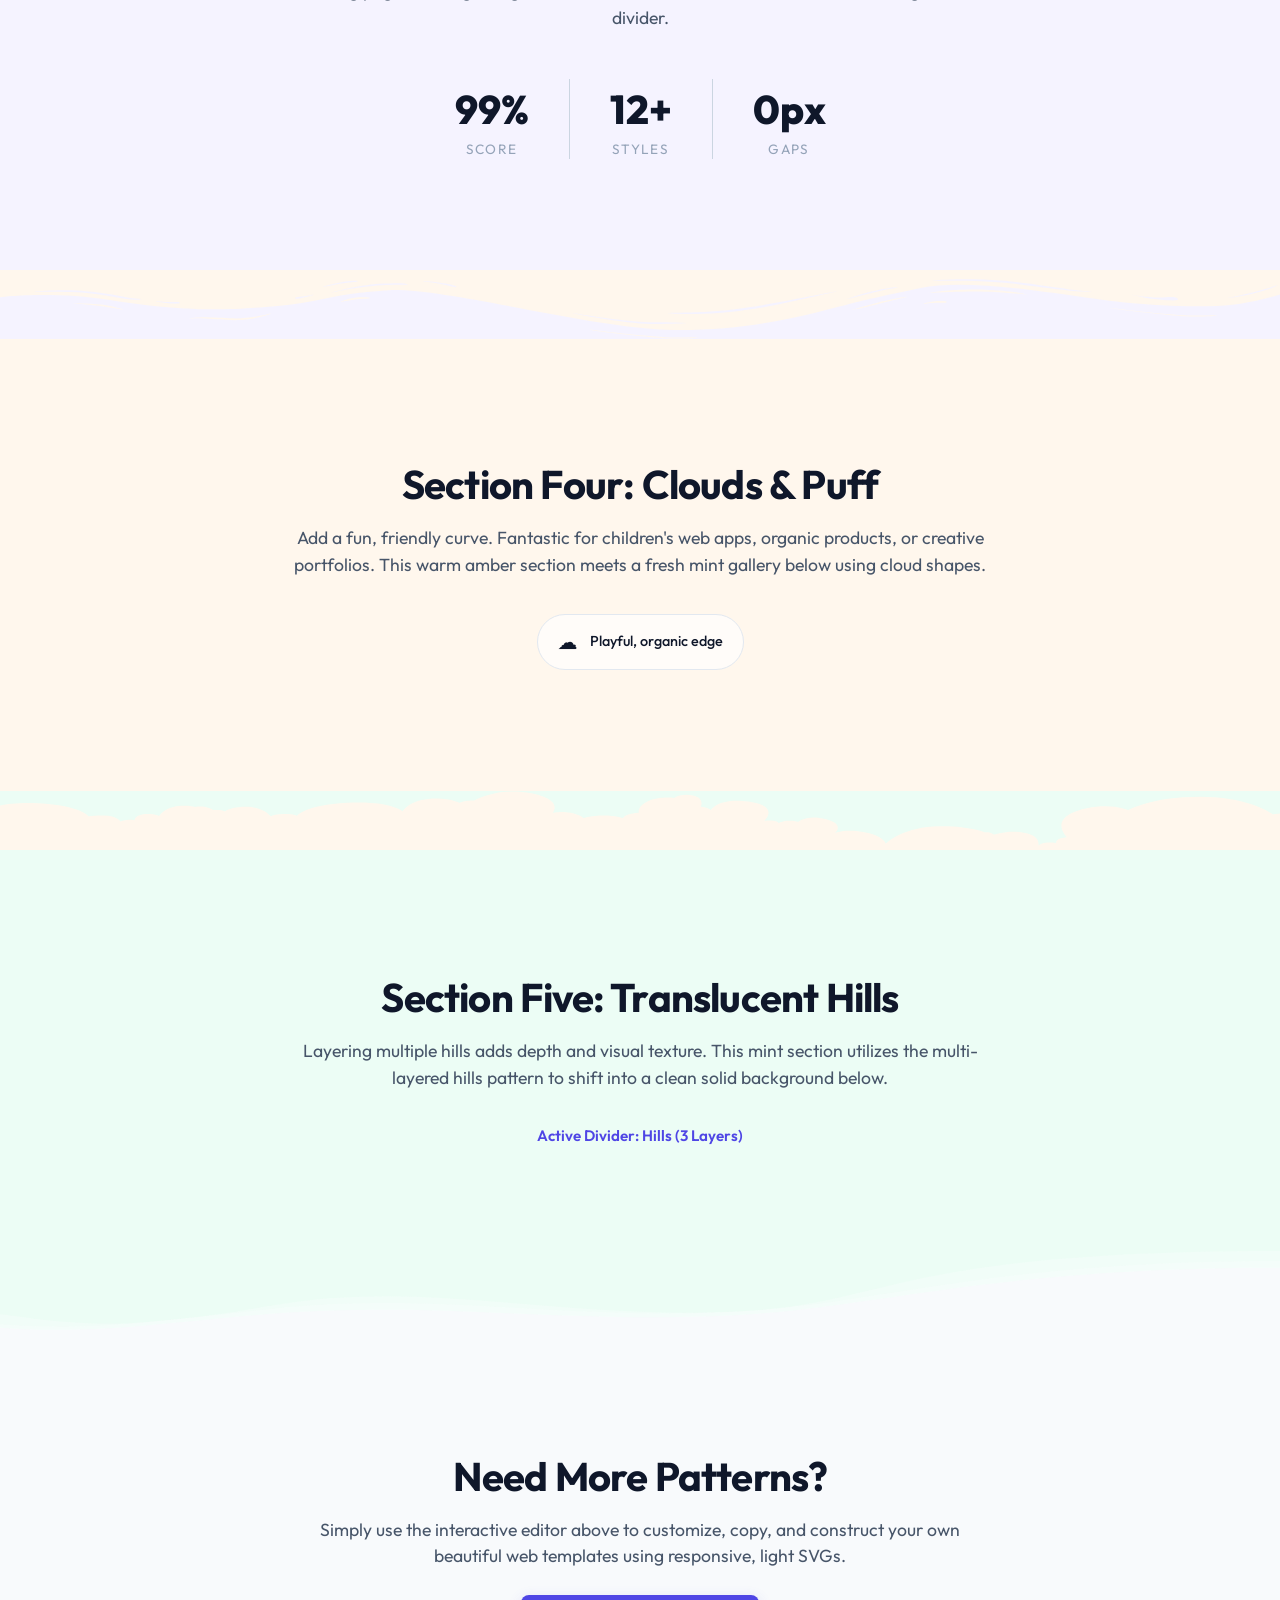
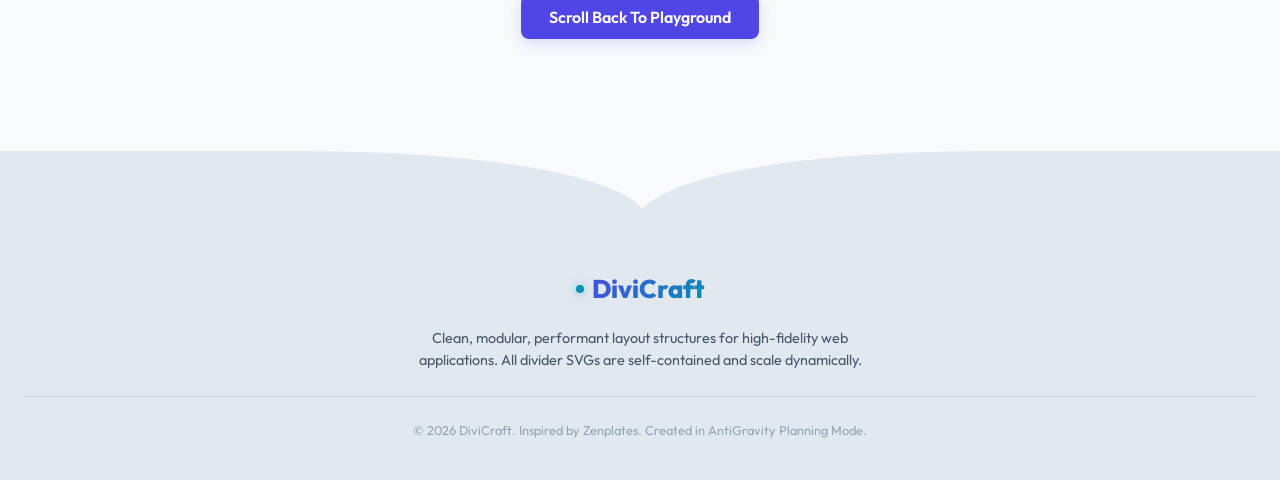
<file: divicraft.html>
<!DOCTYPE html>
<html lang="en">
<head>
  <meta charset="UTF-8">
  <meta name="viewport" content="width=device-width, initial-scale=1.0">
  <title>DiviCraft · High-Fidelity SVG Section Dividers Playground</title>
  
  <!-- SEO Meta Tags -->
  <meta name="description" content="An interactive playground and showcase of gorgeous, lightweight SVG section dividers for modern web design. Inspired by Zenplates.">
  <meta name="keywords" content="svg dividers, section dividers, shape dividers, web design patterns, css section splitters">
  
  <!-- Fonts -->
  <link rel="preconnect" href="https://fonts.googleapis.com">
  <link rel="preconnect" href="https://fonts.gstatic.com" crossorigin>
  <link href="https://fonts.googleapis.com/css2?family=Inter:wght@400;500;600;700&family=Outfit:wght@500;600;700;800&display=swap" rel="stylesheet">
  
  <!-- Custom Stylesheet -->
  <link rel="stylesheet" href="style.css">
  
  <!-- Load Extracted Shape Data first -->
  <script src="shapes.js"></script>
</head>
<body>

  <!-- Navigation Bar -->
  <nav class="navbar" id="navbar">
    <div class="container navbar-container">
      <a href="#" class="logo">
        <div class="logo-dot"></div>
        DiviCraft
      </a>
      <div class="nav-links">
        <a href="#playground">Playground</a>
        <a href="#showcase">Showcase</a>
      </div>
      <a href="#playground" class="nav-btn">Start Designing</a>
    </div>
  </nav>

  <!-- Hero Section -->
  <header class="hero">
    <div class="container">
      <span class="hero-badge">Aesthetics & Performance</span>
      <h1>Sculpt Your Web Sections With Pure SVGs</h1>
      <p>Transform boring straight splits into beautiful, flowing transitions. Light on load, perfectly responsive, and infinitely customizable.</p>
      <div class="hero-actions">
        <a href="#playground" class="btn-primary">Open Playground</a>
        <a href="#showcase" class="btn-secondary">View Showcase</a>
      </div>
    </div>
  </header>

  <!-- Playground Section -->
  <section class="playground-section" id="playground">
    <div class="container">
      <div class="section-header">
        <h2>Interactive Playground</h2>
        <p>Choose a pattern, tweak parameters in real-time, and grab the clean, copy-pasteable HTML/CSS code instantly.</p>
      </div>

      <div class="playground-grid">
        <!-- Controls Panel (Left) -->
        <div class="panel">
          <div class="panel-title">
            <svg width="20" height="20" viewBox="0 0 24 24" fill="none" stroke="currentColor" stroke-width="2.5" stroke-linecap="round" stroke-linejoin="round" style="color: var(--color-primary)">
              <circle cx="12" cy="12" r="3"></circle>
              <path d="M19.4 15a1.65 1.65 0 0 0 .33 1.82l.06.06a2 2 0 1 1-2.83 2.83l-.06-.06a1.65 1.65 0 0 0-1.82-.33 1.65 1.65 0 0 0-1 1.51V21a2 2 0 0 1-4 0v-.09A1.65 1.65 0 0 0 9 19.4a1.65 1.65 0 0 0-1.82.33l-.06.06a2 2 0 1 1-2.83-2.83l.06-.06a1.65 1.65 0 0 0 .33-1.82 1.65 1.65 0 0 0-1.51-1H3a2 2 0 0 1 0-4h.09A1.65 1.65 0 0 0 4.6 9a1.65 1.65 0 0 0-.33-1.82l-.06-.06a2 2 0 1 1 2.83-2.83l.06.06a1.65 1.65 0 0 0 1.82.33H9a1.65 1.65 0 0 0 1-1.51V3a2 2 0 0 1 4 0v.09a1.65 1.65 0 0 0 1 1.51 1.65 1.65 0 0 0 1.82-.33l.06-.06a2 2 0 1 1 2.83 2.83l-.06.06a1.65 1.65 0 0 0-.33 1.82V9a1.65 1.65 0 0 0 1.51 1H21a2 2 0 0 1 0 4h-.09a1.65 1.65 0 0 0-1.5 1z"></path>
            </svg>
            Configuration
          </div>

          <!-- Divider Style -->
          <div class="control-group">
            <label for="shape-select">Divider Pattern</label>
            <div class="select-wrapper">
              <select id="shape-select" class="custom-select">
                <!-- Javascript will populate this -->
              </select>
            </div>
          </div>

          <!-- Height Control -->
          <div class="control-group">
            <label for="height-slider">Divider Height</label>
            <div class="slider-container">
              <input type="range" id="height-slider" min="20" max="250" value="80">
              <span class="slider-value" id="height-value">80px</span>
            </div>
          </div>

          <!-- Color Combinations Presets -->
          <div class="control-group">
            <label>Color Theme Preset</label>
            <div class="color-presets" id="color-presets">
              <button class="preset-btn active" data-top-start="#eef2ff" data-top-end="#e0e7ff" data-bottom="#ffffff" style="background: linear-gradient(180deg, #eef2ff, #e0e7ff);"></button>
              <button class="preset-btn" data-top-start="#ecfeff" data-top-end="#cffafe" data-bottom="#f8fafc" style="background: linear-gradient(180deg, #ecfeff, #cffafe);"></button>
              <button class="preset-btn" data-top-start="#f5f3ff" data-top-end="#ddd6fe" data-bottom="#ffffff" style="background: linear-gradient(180deg, #f5f3ff, #ddd6fe);"></button>
              <button class="preset-btn" data-top-start="#fff7ed" data-top-end="#fed7aa" data-bottom="#fffbeb" style="background: linear-gradient(180deg, #fff7ed, #fed7aa);"></button>
            </div>
          </div>

          <!-- Flips / Transforms -->
          <div class="control-group">
            <label>Flip & Options</label>
            <div class="toggle-grid">
              <div class="toggle-card" id="toggle-flip-y">
                <div class="toggle-dot"></div>
                Invert Vertically
              </div>
              <div class="toggle-card" id="toggle-flip-x">
                <div class="toggle-dot"></div>
                Mirror Horizontally
              </div>
              <div class="toggle-card" id="toggle-top-divider">
                <div class="toggle-dot"></div>
                Position Top
              </div>
              <div class="toggle-card" id="toggle-curves-opaque">
                <div class="toggle-dot"></div>
                Opaque Layers
              </div>
            </div>
          </div>
        </div>

        <!-- Preview & Code Block (Right) -->
        <div class="preview-column">
          <div class="preview-container">
            <div class="preview-title-bar">
              <span class="preview-title">Live Preview</span>
              <span class="preview-badge">Scalable Vector</span>
            </div>
            
            <div class="preview-display">
              <!-- Top Section (owns the divider, so the divider lands on the seam
                   between Alpha and Beta rather than at the foot of the preview) -->
              <div class="preview-top" id="preview-top">
                <span class="preview-text">Section Alpha</span>

                <!-- Divider Container -->
                <div class="shape-divider bottom" id="preview-divider">
                  <!-- SVG dynamically injected here -->
                </div>
              </div>

              <!-- Bottom Section -->
              <div class="preview-bottom" id="preview-bottom">
                <span class="preview-text">Section Beta</span>
              </div>
            </div>
          </div>

          <!-- Code Output -->
          <div class="code-inspector">
            <div class="code-header">
              <span class="code-title">HTML & CSS Snippet</span>
              <button class="copy-btn" id="copy-code-btn">
                <svg width="14" height="14" viewBox="0 0 24 24" fill="none" stroke="currentColor" stroke-width="2.5" stroke-linecap="round" stroke-linejoin="round">
                  <rect x="9" y="9" width="13" height="13" rx="2" ry="2"></rect>
                  <path d="M5 15H4a2 2 0 0 1-2-2V4a2 2 0 0 1 2-2h9a2 2 0 0 1 2 2v1"></path>
                </svg>
                Copy Code
              </button>
            </div>
            <div class="code-body">
              <pre><code id="code-output">Loading code snippet...</code></pre>
            </div>
          </div>

        </div>
      </div>
    </div>
  </section>

  <!-- Showcase Section -->
  <section class="showcase-section" id="showcase">
    <!-- Divider: Wave from Playground -> Showcase -->
    <div class="showcase-lead-in">
      <div class="shape-divider bottom">
        <svg viewBox="0 0 1000 100" preserveAspectRatio="none" style="height: 100px;">
          <path d="M421.9,6.5c22.6-2.5,51.5,0.4,75.5,5.3c23.6,4.9,70.9,23.5,100.5,35.7c75.8,32.2,133.7,44.5,192.6,49.7 c23.6,2.1,48.7,3.5,103.4-2.5c54.7-6,106.2-25.6,106.2-25.6V0H0v30.3c0,0,72,32.6,158.4,30.5c39.2-0.7,92.8-6.7,134-22.4 c21.2-8.1,52.2-18.2,79.7-24.2C399.3,7.9,411.6,7.5,421.9,6.5z"></path>
        </svg>
      </div>
    </div>

    <!-- Section 1: Hero split showing diagonal -->
    <div class="stacked-sec sec-hero">
      <div class="stacked-content">
        <h3>Section One: Fluid Diagonal Split</h3>
        <p>Angle things up for a dynamic tech feel. Perfect for hero-to-features transitions. This section has a soft indigo tint, splitting into a pale cyan below using a sharp diagonal divider.</p>
        <div class="feature-cards">
          <div class="feat-card">
            <span class="feat-icon">⚡</span>
            <h4>Fast Loading</h4>
            <p>Under 1KB each. No heavy image requests, completely code-driven.</p>
          </div>
          <div class="feat-card">
            <span class="feat-icon">📐</span>
            <h4>Vector Perfect</h4>
            <p>Looks razor-sharp on Retina and 4K displays. Scales to any width.</p>
          </div>
          <div class="feat-card">
            <span class="feat-icon">🎨</span>
            <h4>Tailored Styling</h4>
            <p>Change color dynamically with CSS variables or Tailwind utility classes.</p>
          </div>
        </div>
      </div>

      <!-- Divider: Diagonal pointing down -->
      <div class="shape-divider bottom">
        <svg viewBox="0 0 1000 100" preserveAspectRatio="none" style="height: 100px;">
          <path d="M0,6V0h1000v100L0,6z" style="transform: scaleY(-1); transform-origin: center;"></path>
        </svg>
      </div>
    </div>

    <!-- Section 2: Features showing layered mountains -->
    <div class="stacked-sec sec-features">
      <div class="stacked-content">
        <h3>Section Two: Layered Mountains</h3>
        <p>Create organic landscape vibes. Using semi-transparent paths, you can layer colors to generate depth and atmosphere. Below, we transition from pale cyan to a soft violet utilizing the mountains divider.</p>
        <div style="margin-top: 32px;">
          <span class="active-divider-note">Active Divider: Mountains (3 Layers)</span>
        </div>
      </div>

      <!-- Divider: Mountains (with translucency) -->
      <div class="shape-divider bottom">
        <svg viewBox="0 0 1000 100" preserveAspectRatio="none" style="height: 120px;">
          <path opacity="0.33" d="M473,67.3c-203.9,88.3-263.1-34-320.3,0C66,119.1,0,59.7,0,59.7V0h1000v59.7 c0,0-62.1,26.1-94.9,29.3c-32.8,3.3-62.8-12.3-75.8-22.1C806,49.6,745.3,8.7,694.9,4.7S492.4,59,473,67.3z"></path>
          <path opacity="0.66" d="M734,67.3c-45.5,0-77.2-23.2-129.1-39.1c-28.6-8.7-150.3-10.1-254,39.1 s-91.7-34.4-149.2,0C115.7,118.3,0,39.8,0,39.8V0h1000v36.5c0,0-28.2-18.5-92.1-18.5C810.2,18.1,775.7,67.3,734,67.3z"></path>
          <path d="M766.1,28.9c-200-57.5-266,65.5-395.1,19.5C242,1.8,242,5.4,184.8,20.6C128,35.8,132.3,44.9,89.9,52.5C28.6,63.7,0,0,0,0 h1000c0,0-9.9,40.9-83.6,48.1S829.6,47,766.1,28.9z"></path>
        </svg>
      </div>
    </div>

    <!-- Section 3: Stats showing Wave -->
    <div class="stacked-sec sec-stats">
      <div class="stacked-content">
        <h3>Section Three: Deep Organic Waves</h3>
        <p>A classic, smooth wave partition that gives an elegant and modern feeling. Great for SaaS landing pages and digital agencies. Transitions into a warm amber section using a wave divider.</p>
        <div class="stat-row">
          <div>
            <div class="stat-value">99%</div>
            <div class="stat-label">Score</div>
          </div>
          <div class="stat-rule"></div>
          <div>
            <div class="stat-value">12+</div>
            <div class="stat-label">Styles</div>
          </div>
          <div class="stat-rule"></div>
          <div>
            <div class="stat-value">0px</div>
            <div class="stat-label">Gaps</div>
          </div>
        </div>
      </div>

      <!-- Divider: Waves -->
      <div class="shape-divider bottom">
        <svg viewBox="0 0 283.5 27.8" preserveAspectRatio="none" style="height: 70px;">
          <path d="M283.5,9.7c0,0-7.3,4.3-14,4.6c-6.8,0.3-12.6,0-20.9-1.5c-11.3-2-33.1-10.1-44.7-5.7 s-12.1,4.6-18,7.4c-6.6,3.2-20,9.6-36.6,9.3C131.6,23.5,99.5,7.2,86.3,8c-1.4,0.1-6.6,0.8-10.5,2c-3.8,1.2-9.4,3.8-17,4.7 c-3.2,0.4-8.3,1.1-14.2,0.9c-1.5-0.1-6.3-0.4-12-1.6c-5.7-1.2-11-3.1-15.8-3.7C6.5,9.2,0,10.8,0,10.8V0h283.5V9.7z M260.8,11.3 c-0.7-1-2-0.4-4.3-0.4c-2.3,0-6.1-1.2-5.8-1.1c0.3,0.1,3.1,1.5,6,1.9C259.7,12.2,261.4,12.3,260.8,11.3z M242.4,8.6 c0,0-2.4-0.2-5.6-0.9c-3.2-0.8-10.3-2.8-15.1-3.5c-8.2-1.1-15.8,0-15.1,0.1c0.8,0.1,9.6-0.6,17.6,1.1c3.3,0.7,9.3,2.2,12.4,2.7 C239.9,8.7,242.4,8.6,242.4,8.6z M185.2,8.5c1.7-0.7-13.3,4.7-18.5,6.1c-2.1,0.6-6.2,1.6-10,2c-3.9,0.4-8.9,0.4-8.8,0.5 c0,0.2,5.8,0.8,11.2,0c5.4-0.8,5.2-1.1,7.6-1.6C170.5,14.7,183.5,9.2,185.2,8.5z M199.1,6.9c0.2,0-0.8-0.4-4.8,1.1 c-4,1.5-6.7,3.5-6.9,3.7c-0.2,0.1,3.5-1.8,6.6-3C197,7.5,199,6.9,199.1,6.9z M283,6c-0.1,0.1-1.9,1.1-4.8,2.5s-6.9,2.8-6.7,2.7 c0.2,0,3.5-0.6,7.4-2.5C282.8,6.8,283.1,5.9,283,6z M31.3,11.6c0.1-0.2-1.9-0.2-4.5-1.2s-5.4-1.6-7.8-2C15,7.6,7.3,8.5,7.7,8.6 C8,8.7,15.9,8.3,20.2,9.3c2.2,0.5,2.4,0.5,5.7,1.6S31.2,11.9,31.3,11.6z M73,9.2c0.4-0.1,3.5-1.6,8.4-2.6c4.9-1.1,8.9-0.5,8.9-0.8 c0-0.3-1-0.9-6.2-0.3S72.6,9.3,73,9.2z M71.6,6.7C71.8,6.8,75,5.4,77.3,5c2.3-0.3,1.9-0.5,1.9-0.6c0-0.1-1.1-0.2-2.7,0.2 C74.8,5.1,71.4,6.6,71.6,6.7z M93.6,4.4c0.1,0.2,3.5,0.8,5.6,1.8c2.1,1,1.8,0.6,1.9,0.5c0.1-0.1-0.8-0.8-2.4-1.3 C97.1,4.8,93.5,4.2,93.6,4.4z M65.4,11.1c-0.1,0.3,0.3,0.5,1.9-0.2s2.6-1.3,2.2-1.2s-0.9,0.4-2.5,0.8C65.3,10.9,65.5,10.8,65.4,11.1 z M34.5,12.4c-0.2,0,2.1,0.8,3.3,0.9c1.2,0.1,2,0.1,2-0.2c0-0.3-0.1-0.5-1.6-0.4C36.6,12.8,34.7,12.4,34.5,12.4z M152.2,21.1 c-0.1,0.1-2.4-0.3-7.5-0.3c-5,0-13.6-2.4-17.2-3.5c-3.6-1.1,10,3.9,16.5,4.1C150.5,21.6,152.3,21,152.2,21.1z"></path> <path d="M269.6,18c-0.1-0.1-4.6,0.3-7.2,0c-7.3-0.7-17-3.2-16.6-2.9c0.4,0.3,13.7,3.1,17,3.3 C267.7,18.8,269.7,18,269.6,18z"></path> <path d="M227.4,9.8c-0.2-0.1-4.5-1-9.5-1.2c-5-0.2-12.7,0.6-12.3,0.5c0.3-0.1,5.9-1.8,13.3-1.2 S227.6,9.9,227.4,9.8z"></path> <path d="M204.5,13.4c-0.1-0.1,2-1,3.2-1.1c1.2-0.1,2,0,2,0.3c0,0.3-0.1,0.5-1.6,0.4 C206.4,12.9,204.6,13.5,204.5,13.4z"></path> <path d="M201,10.6c0-0.1-4.4,1.2-6.3,2.2c-1.9,0.9-6.2,3.1-6.1,3.1c0.1,0.1,4.2-1.6,6.3-2.6 S201,10.7,201,10.6z"></path> <path d="M154.5,26.7c-0.1-0.1-4.6,0.3-7.2,0c-7.3-0.7-17-3.2-16.6-2.9c0.4,0.3,13.7,3.1,17,3.3 C152.6,27.5,154.6,26.8,154.5,26.7z"></path> <path d="M41.9,19.3c0,0,1.2-0.3,2.9-0.1c1.7,0.2,5.8,0.9,8.2,0.7c4.2-0.4,7.4-2.7,7-2.6 c-0.4,0-4.3,2.2-8.6,1.9c-1.8-0.1-5.1-0.5-6.7-0.4S41.9,19.3,41.9,19.3z"></path> <path d="M75.5,12.6c0.2,0.1,2-0.8,4.3-1.1c2.3-0.2,2.1-0.3,2.1-0.5c0-0.1-1.8-0.4-3.4,0 C76.9,11.5,75.3,12.5,75.5,12.6z"></path> <path d="M15.6,13.2c0-0.1,4.3,0,6.7,0.5c2.4,0.5,5,1.9,5,2c0,0.1-2.7-0.8-5.1-1.4 C19.9,13.7,15.7,13.3,15.6,13.2z"></path>
        </svg>
      </div>
    </div>

    <!-- Section 4: Testimonials showing clouds -->
    <div class="stacked-sec sec-testimonials">
      <div class="stacked-content">
        <h3>Section Four: Clouds & Puff</h3>
        <p>Add a fun, friendly curve. Fantastic for children's web apps, organic products, or creative portfolios. This warm amber section meets a fresh mint gallery below using cloud shapes.</p>
        <div class="pill">
          <span style="font-size: 1.25rem;">☁️</span>
          <span>Playful, organic edge</span>
        </div>
      </div>

      <!-- Divider: Clouds -->
      <div class="shape-divider bottom">
        <svg viewBox="0 0 283.5 27.8" preserveAspectRatio="none" style="height: 60px;">
          <path d="M0 0v6.7c1.9-.8 4.7-1.4 8.5-1 9.5 1.1 11.1 6 11.1 6s2.1-.7 4.3-.2c2.1.5 2.8 2.6 2.8 2.6s.2-.5 1.4-.7c1.2-.2 1.7.2 1.7.2s0-2.1 1.9-2.8c1.9-.7 3.6.7 3.6.7s.7-2.9 3.1-4.1 4.7 0 4.7 0 1.2-.5 2.4 0 1.7 1.4 1.7 1.4h1.4c.7 0 1.2.7 1.2.7s.8-1.8 4-2.2c3.5-.4 5.3 2.4 6.2 4.4.4-.4 1-.7 1.8-.9 2.8-.7 4 .7 4 .7s1.7-5 11.1-6c9.5-1.1 12.3 3.9 12.3 3.9s1.2-4.8 5.7-5.7c4.5-.9 6.8 1.8 6.8 1.8s.6-.6 1.5-.9c.9-.2 1.9-.2 1.9-.2s5.2-6.4 12.6-3.3c7.3 3.1 4.7 9 4.7 9s1.9-.9 4 0 2.8 2.4 2.8 2.4 1.9-1.2 4.5-1.2 4.3 1.2 4.3 1.2.2-1 1.4-1.7 2.1-.7 2.1-.7-.5-3.1 2.1-5.5 5.7-1.4 5.7-1.4 1.5-2.3 4.2-1.1c2.7 1.2 1.7 5.2 1.7 5.2s.3-.1 1.3.5c.5.4.8.8.9 1.1.5-1.4 2.4-5.8 8.4-4 7.1 2.1 3.5 8.9 3.5 8.9s.8-.4 2 0 1.1 1.1 1.1 1.1 1.1-1.1 2.3-1.1 2.1.5 2.1.5 1.9-3.6 6.2-1.2 1.9 6.4 1.9 6.4 2.6-2.4 7.4 0c3.4 1.7 3.9 4.9 3.9 4.9s3.3-6.9 10.4-7.9 11.5 2.6 11.5 2.6.8 0 1.2.2c.4.2.9.9.9.9s4.4-3.1 8.3.2c1.9 1.7 1.5 5 1.5 5s.3-1.1 1.6-1.4c1.3-.3 2.3.2 2.3.2s-.1-1.2.5-1.9 1.9-.9 1.9-.9-4.7-9.3 4.4-13.4c5.6-2.5 9.2.9 9.2.9s5-6.2 15.9-6.2 16.1 8.1 16.1 8.1.7-.2 1.6-.4V0H0z"></path>
        </svg>
      </div>
    </div>

    <!-- Section 5: Gallery showing hills -->
    <div class="stacked-sec sec-gallery">
      <div class="stacked-content">
        <h3>Section Five: Translucent Hills</h3>
        <p>Layering multiple hills adds depth and visual texture. This mint section utilizes the multi-layered hills pattern to shift into a clean solid background below.</p>
        <div style="margin-top: 32px;">
          <span class="active-divider-note">Active Divider: Hills (3 Layers)</span>
        </div>
      </div>

      <!-- Divider: Hills -->
      <div class="shape-divider bottom">
        <svg viewBox="0 0 240 24" preserveAspectRatio="none" style="height: 80px;">
          <path fill-opacity="0.33" d="M240,24V0c-69.5,0-73.2,14.8-98,17.8c-24.7,3-49.9-4.3-69.8-4.2C53,13.8,50.3,18,30.2,20.9 C15.6,23.5,4.3,19.6,0,19v5H240z"></path>
          <path fill-opacity="0.33" d="M240,24V3c-51.8,0-73.2,11.8-98,14.8c-24.7,3-49.9-2.3-69.8-2.2C53,15.8,50.3,18,30.2,20.9 C15.6,23.5,4.3,22.6,0,22v2H240z"></path>
          <path d="M240,24V5c-51.8,0-73.2,10.8-98,13.8c-24.7,3-49.9-1.3-69.8-1.2C53,17.8,50.3,19,30.2,21.9 C15.6,24.5,4.3,23.6,0,23v1H240z"></path>
        </svg>
      </div>
    </div>

    <!-- Section 6: CTA showing Book -->
    <div class="stacked-sec sec-cta">
      <div class="stacked-content">
        <h3>Need More Patterns?</h3>
        <p>Simply use the interactive editor above to customize, copy, and construct your own beautiful web templates using responsive, light SVGs.</p>
        <div style="margin-top: 36px;">
          <a href="#playground" class="btn-primary">Scroll Back To Playground</a>
        </div>
      </div>
      
      <!-- Divider: Book pointing down -->
      <div class="shape-divider bottom">
        <svg viewBox="0 0 1200 120" preserveAspectRatio="none" style="height: 60px;">
          <path d="M1200,0H0V120H281.94C572.9,116.24,602.45,3.86,602.45,3.86h0S632,116.24,923,120h277Z" style="transform: scaleY(-1); transform-origin: center;"></path>
        </svg>
      </div>
    </div>
  </section>

  <!-- Footer -->
  <footer>
    <div class="container">
      <div class="footer-logo">
        <a href="#" class="logo" style="font-size: 1.6rem;">
          <div class="logo-dot"></div>
          DiviCraft
        </a>
      </div>
      <p class="footer-text">Clean, modular, performant layout structures for high-fidelity web applications. All divider SVGs are self-contained and scale dynamically.</p>
      <p class="copyright">© 2026 DiviCraft. Inspired by Zenplates. Created in AntiGravity Planning Mode.</p>
    </div>
  </footer>

  <!-- Toast Toast Notification -->
  <div class="toast" id="toast">Code copied to clipboard successfully!</div>

  <!-- Playground Scripts -->
  <script>
    document.addEventListener("DOMContentLoaded", () => {
      // Elements
      const shapeSelect = document.getElementById("shape-select");
      const heightSlider = document.getElementById("height-slider");
      const heightValue = document.getElementById("height-value");
      const previewTop = document.getElementById("preview-top");
      const previewBottom = document.getElementById("preview-bottom");
      const previewDivider = document.getElementById("preview-divider");
      const codeOutput = document.getElementById("code-output");
      const copyBtn = document.getElementById("copy-code-btn");
      const toast = document.getElementById("toast");
      
      const flipXBtn = document.getElementById("toggle-flip-x");
      const flipYBtn = document.getElementById("toggle-flip-y");
      const topDividerBtn = document.getElementById("toggle-top-divider");
      const curvesOpaqueBtn = document.getElementById("toggle-curves-opaque");
      const presetBtns = document.querySelectorAll(".preset-btn");

      // State
      let selectedShapeKey = "shape-book";
      let height = 80;
      let topBgStart = "#eef2ff";
      let topBgEnd = "#e0e7ff";
      let bottomBg = "#ffffff";
      
      let flipX = false;
      let flipY = false;
      let positionTop = false;
      let curvesOpaque = false;

      // Populate Select
      if (window.SHAPES) {
        Object.keys(window.SHAPES).forEach(key => {
          const opt = document.createElement("option");
          opt.value = key;
          opt.textContent = window.SHAPES[key].name;
          shapeSelect.appendChild(opt);
        });
        // Select book initially
        shapeSelect.value = "shape-book";
      }

      // Initialize UI
      updateUI();

      // Event Listeners
      shapeSelect.addEventListener("change", (e) => {
        selectedShapeKey = e.target.value;
        updateUI();
      });

      heightSlider.addEventListener("input", (e) => {
        height = e.target.value;
        heightValue.textContent = `${height}px`;
        updateUI();
      });

      // Flips & Options
      flipXBtn.addEventListener("click", () => {
        flipX = !flipX;
        flipXBtn.classList.toggle("active", flipX);
        updateUI();
      });

      flipYBtn.addEventListener("click", () => {
        flipY = !flipY;
        flipYBtn.classList.toggle("active", flipY);
        updateUI();
      });

      topDividerBtn.addEventListener("click", () => {
        positionTop = !positionTop;
        topDividerBtn.classList.toggle("active", positionTop);
        
        // Adjust classes for top vs bottom position
        if (positionTop) {
          previewDivider.classList.remove("bottom");
          previewDivider.classList.add("top");
        } else {
          previewDivider.classList.remove("top");
          previewDivider.classList.add("bottom");
        }
        updateUI();
      });

      curvesOpaqueBtn.addEventListener("click", () => {
        curvesOpaque = !curvesOpaque;
        curvesOpaqueBtn.classList.toggle("active", curvesOpaque);
        updateUI();
      });

      // Color Presets
      presetBtns.forEach(btn => {
        btn.addEventListener("click", () => {
          presetBtns.forEach(b => b.classList.remove("active"));
          btn.classList.add("active");
          
          topBgStart = btn.dataset.topStart;
          topBgEnd = btn.dataset.topEnd;
          bottomBg = btn.dataset.bottom;
          
          updateColors();
          updateUI();
        });
      });

      // Update color variables.
      // The gradient must run vertically (180deg): a diagonal gradient leaves the
      // section's bottom edge a different color at every x, so the flat divider
      // fill below can only ever match it at one point.
      function updateColors() {
        previewTop.style.background = `linear-gradient(180deg, ${topBgStart}, ${topBgEnd})`;
        previewBottom.style.background = bottomBg;
      }

      // Copy Code Action
      copyBtn.addEventListener("click", () => {
        const text = codeOutput.textContent;
        navigator.clipboard.writeText(text).then(() => {
          // Success Feedback
          toast.classList.add("show");
          setTimeout(() => {
            toast.classList.remove("show");
          }, 3000);
        }).catch(err => {
          console.error("Clipboard copy failed: ", err);
        });
      });

      // Render Loop
      function updateUI() {
        if (!window.SHAPES || !window.SHAPES[selectedShapeKey]) return;

        const shape = window.SHAPES[selectedShapeKey];
        
        // Determine transforms
        let transformStr = "";
        if (flipY) transformStr += " scaleY(-1)";
        if (flipX) transformStr += " scaleX(-1)";
        transformStr = transformStr.trim();

        // Layer fill colors & opacity
        let bodyHtml = shape.body;
        
        // If curvesOpaque is true, remove translucency (fill-opacity/opacity attributes)
        if (curvesOpaque) {
          bodyHtml = bodyHtml.replace(/fill-opacity="[^"]*"/g, "");
          bodyHtml = bodyHtml.replace(/opacity="[^"]*"/g, "");
        }

        // The SVG fill color is determined by which section it points to
        // If positioned at bottom and not inverted: fills the bottom section color.
        // Let's set a CSS variable or attribute fill.
        // We'll replace default colors/fills in the path with currentColor or specific color.
        // To do this simply, we will set the svg style color to bottomBg or topBg depending on layout.
        const fillTargetColor = positionTop ? topBgEnd : bottomBg;

        // Assemble SVG element
        const transformStyle = transformStr ? ` style="transform: ${transformStr};"` : "";
        const svgHtml = `
          <svg viewBox="${shape.viewBox}" preserveAspectRatio="none" style="height: ${height}px; width: 100%; fill: ${fillTargetColor};">
            <g${transformStyle}>
              ${bodyHtml}
            </g>
          </svg>
        `;

        previewDivider.innerHTML = svgHtml;

        // Generate Code Snippet
        let snippet = `<!-- Section Divider Container -->
<div style="position: relative; background: linear-gradient(180deg, ${topBgStart}, ${topBgEnd}); padding: 80px 24px;">
  <!-- Section Content Goes Here -->
  <div style="text-align: center;">
    <h2>Section Alpha Content</h2>
  </div>

  <!-- Divider SVG (-1px overlaps the seam so no hairline gap shows) -->
  <div style="position: absolute; ${positionTop ? 'top' : 'bottom'}: -1px; left: 0; width: 100%; line-height: 0; pointer-events: none;">
    <svg viewBox="${shape.viewBox}" preserveAspectRatio="none" style="position: relative; display: block; width: 100%; height: ${height}px; fill: ${fillTargetColor};">
      <g${transformStr ? ` style="transform: ${transformStr};"` : ""}>
        ${bodyHtml.trim()}
      </g>
    </svg>
  </div>
</div>

<div style="background-color: ${bottomBg}; padding: 80px 24px; color: #475569;">
  <!-- Next Section Content Goes Here -->
  <div style="text-align: center;">
    <h2>Section Beta Content</h2>
  </div>
</div>`;

        codeOutput.textContent = snippet;
      }
    });
  </script>
</body>
</html>
</file>
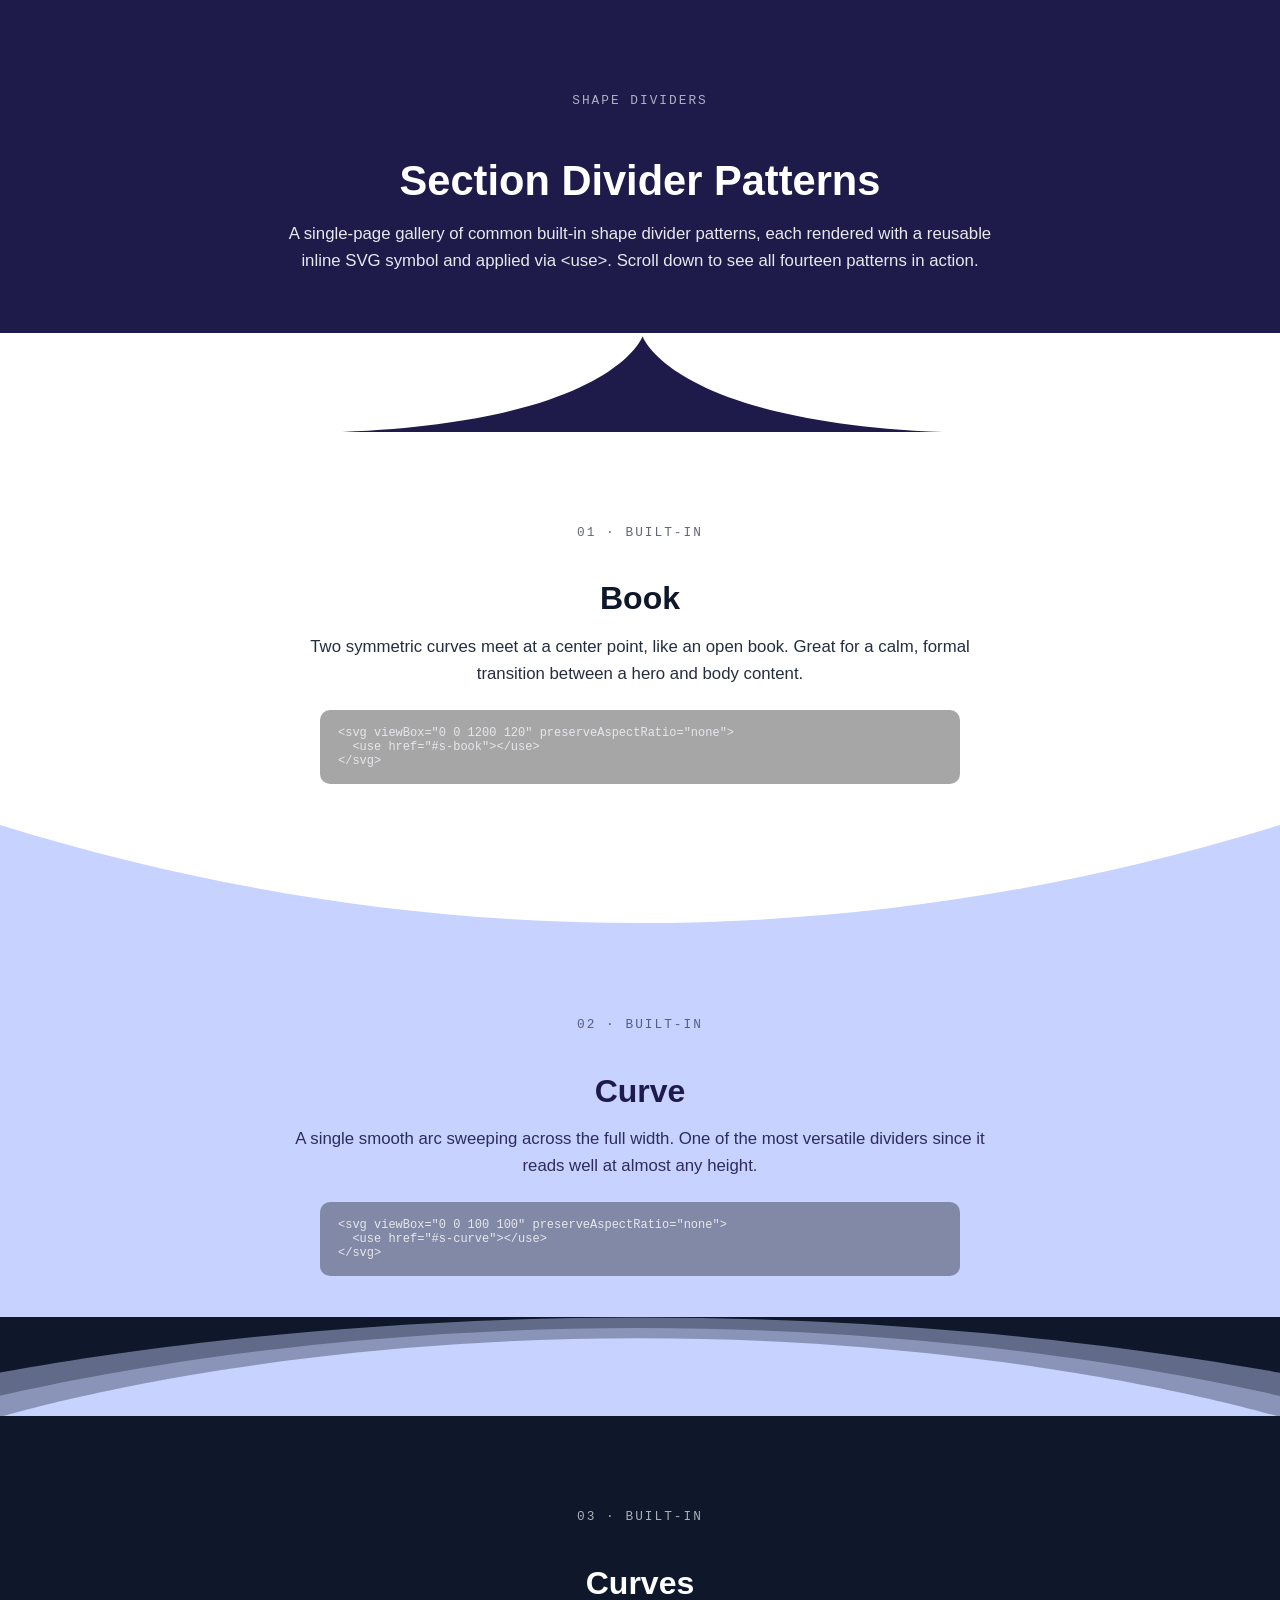
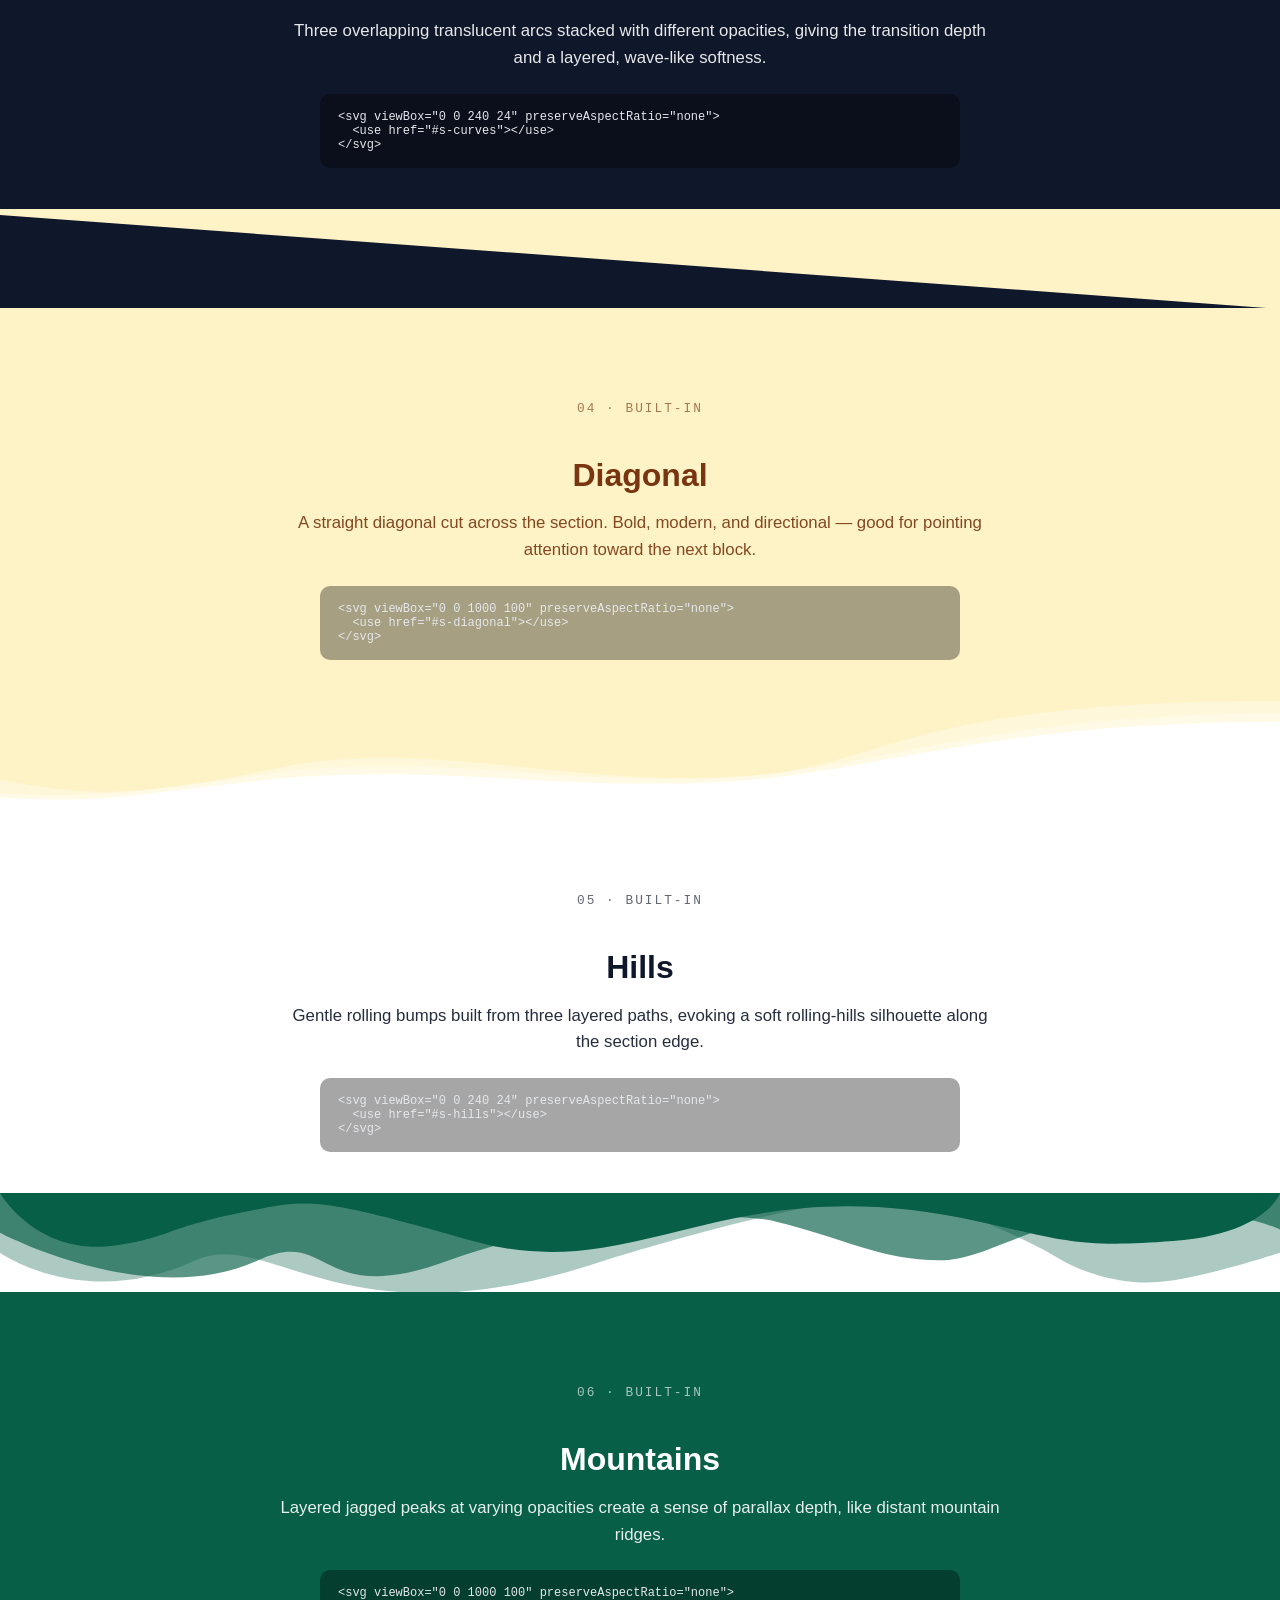
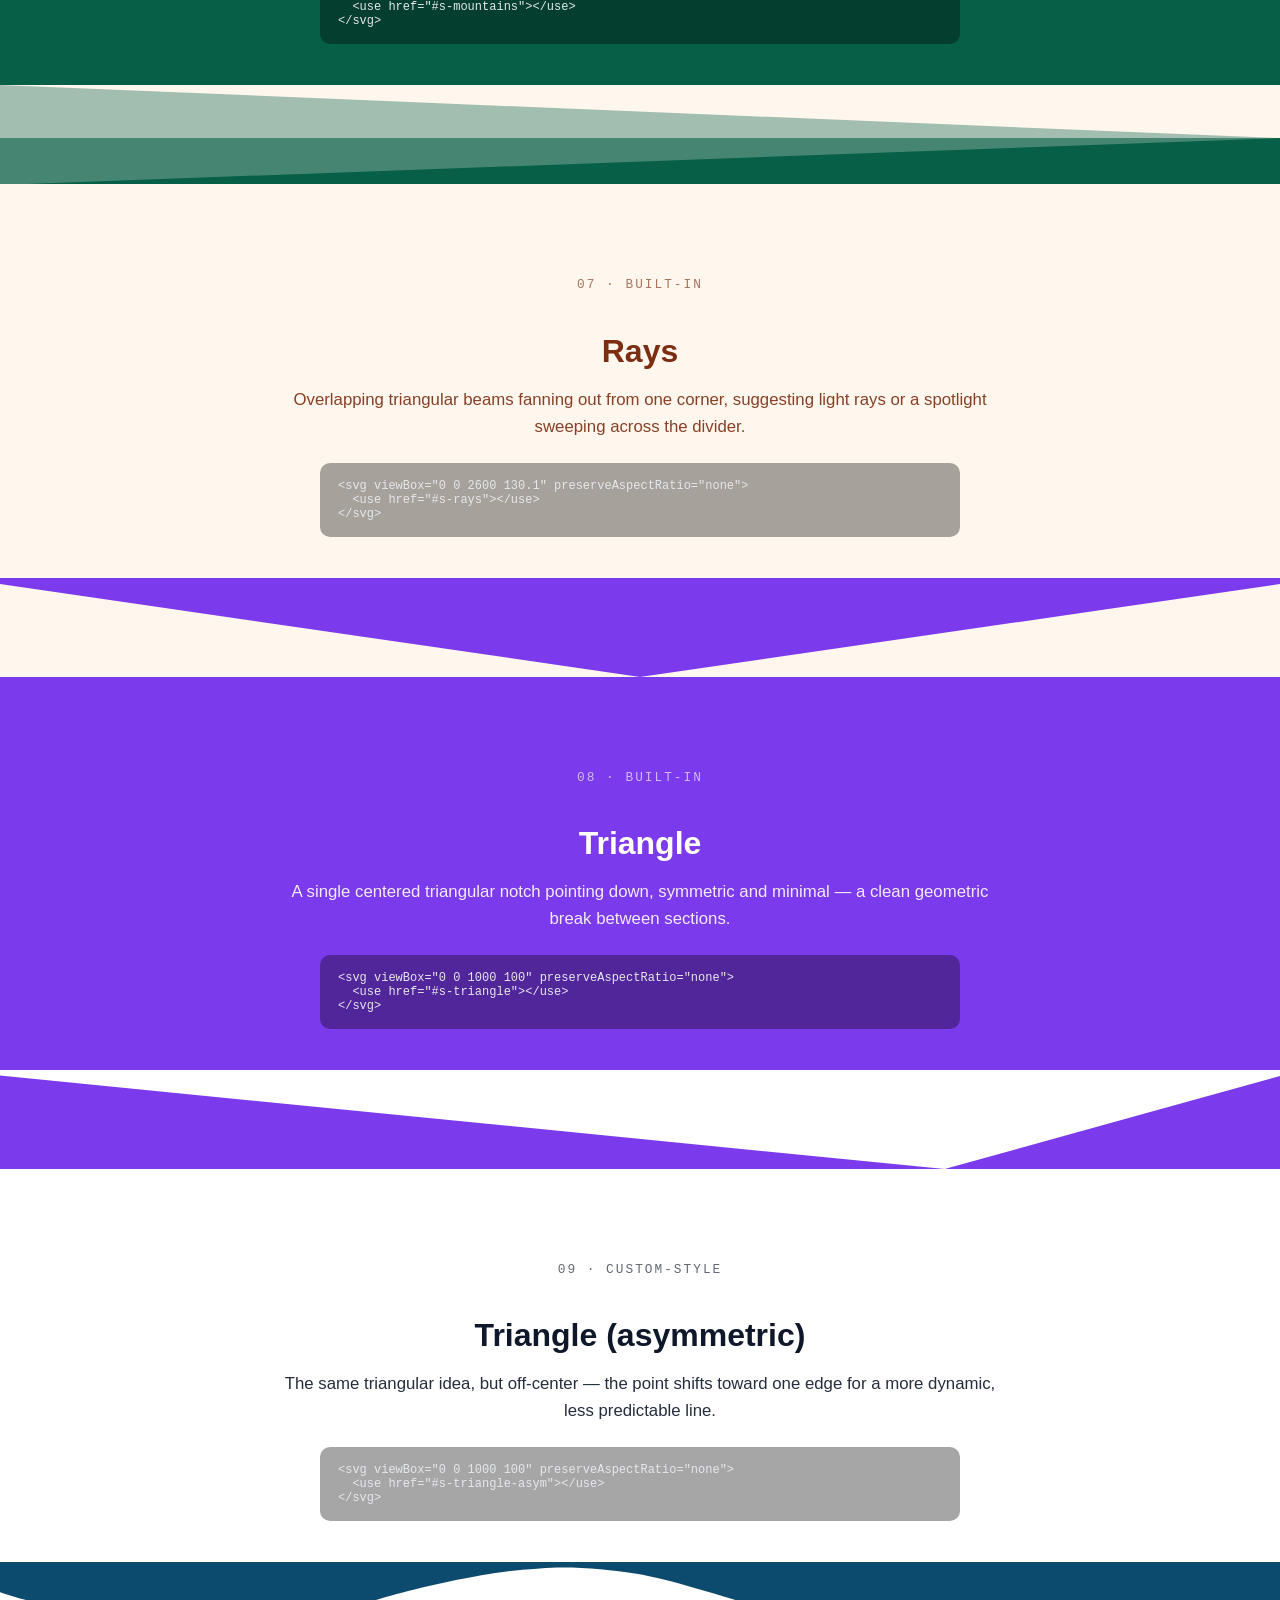
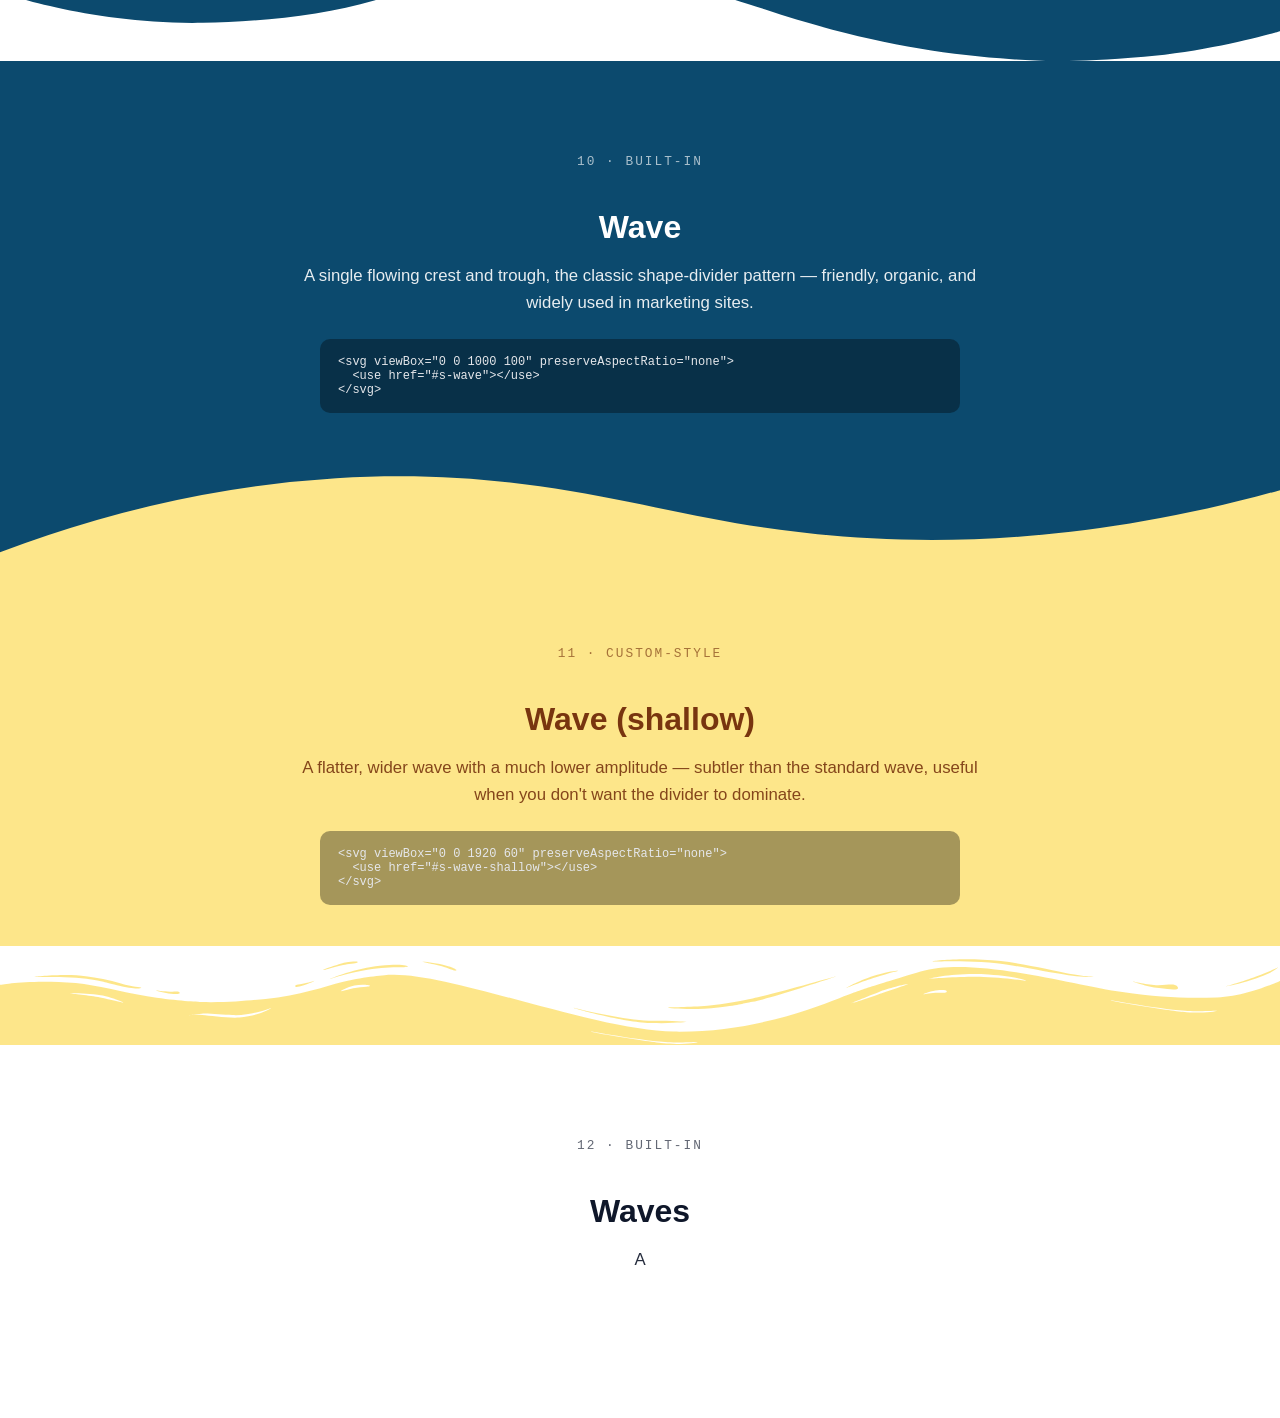
<file: divider_demo.html>
<!DOCTYPE html>
<html lang="en">

<head>
    <meta charset="UTF-8">
    <title>Shape Divider Patterns</title>
    <meta name="viewport" content="width=device-width, initial-scale=1">
    <style>
        * {
            box-sizing: border-box;
        }

        body {
            margin: 0;
            font-family: -apple-system, BlinkMacSystemFont, "Segoe UI", Roboto, Helvetica, Arial, sans-serif;
        }

        section {
            position: relative;
            padding: 90px 24px 140px;
            text-align: center;
            overflow: hidden;
        }

        section .inner {
            max-width: 720px;
            margin: 0 auto;
        }

        section h1 {
            font-size: 2.6rem;
            margin-bottom: 12px;
        }

        section h2 {
            font-size: 2rem;
            margin-bottom: 10px;
        }

        section p {
            font-size: 1.05rem;
            line-height: 1.6;
            opacity: 0.9;
        }

        code.tag {
            font-size: 0.8rem;
            letter-spacing: 2px;
            text-transform: uppercase;
            opacity: 0.65;
            display: inline-block;
            margin-bottom: 14px;
        }

        pre {
            text-align: left;
            max-width: 640px;
            margin: 22px auto 0;
            padding: 16px 18px;
            border-radius: 10px;
            background: rgba(0, 0, 0, 0.35);
            color: #e5e7eb;
            font-size: 0.75rem;
            overflow-x: auto;
        }

        .divider {
            position: absolute;
            left: 0;
            right: 0;
            bottom: -1px;
            line-height: 0;
            height: 100px;
        }

        .divider svg {
            display: block;
            width: 100%;
            height: 100%;
            fill: currentColor;
        }

        footer {
            text-align: center;
            padding: 40px 20px;
            font-size: 0.85rem;
            opacity: 0.6;
        }
    </style>
</head>

<body>

    <svg style="position:absolute;width:0;height:0" aria-hidden="true">
        <defs>
            <symbol id="s-book" viewBox="0 0 1200 120">
                <path d="M1200,0H0V120H281.94C572.9,116.24,602.45,3.86,602.45,3.86h0S632,116.24,923,120h277Z"></path>
            </symbol>
            <symbol id="s-curve" viewBox="0 0 100 100">
                <path
                    d="M0,0 C16.6666667,66 33.3333333,98 50,98 C66.6666667,98 83.3333333,66 100,0 L100,100 L0,100 L0,0 Z">
                </path>
            </symbol>
            <symbol id="s-curves" viewBox="0 0 240 24">
                <path fill-opacity="0.33"
                    d="M240,24V0H0v24C0,24,47.861,5.107,119.849,5.107C191.855,5.107,240,24,240,24z"></path>
                <path fill-opacity="0.33"
                    d="M119.829,2.661c55.562,0,98.521,9.957,120.171,16.271V0H0v18.902 C21.582,12.598,64.37,2.65,119.829,2.661z">
                </path>
                <path
                    d="M119.81,0.117c50.737,0,92.456,6.89,120.19,13.271V0H0v13.34C27.651,6.979,69.17,0.117,119.81,0.117z">
                </path>
            </symbol>
            <symbol id="s-diagonal" viewBox="0 0 1000 100">
                <path d="M0,6V0h1000v100L0,6z"></path>
            </symbol>
            <symbol id="s-hills" viewBox="0 0 240 24">
                <path fill-opacity="0.33"
                    d="M240,24V0c-69.5,0-73.2,14.8-98,17.8c-24.7,3-49.9-4.3-69.8-4.2C53,13.8,50.3,18,30.2,20.9 C15.6,23.5,4.3,19.6,0,19v5H240z">
                </path>
                <path fill-opacity="0.33"
                    d="M240,24V3c-51.8,0-73.2,11.8-98,14.8c-24.7,3-49.9-2.3-69.8-2.2C53,15.8,50.3,18,30.2,20.9 C15.6,23.5,4.3,22.6,0,22v2H240z">
                </path>
                <path
                    d="M240,24V5c-51.8,0-73.2,10.8-98,13.8c-24.7,3-49.9-1.3-69.8-1.2C53,17.8,50.3,19,30.2,21.9 C15.6,24.5,4.3,23.6,0,23v1H240z">
                </path>
            </symbol>
            <symbol id="s-mountains" viewBox="0 0 1000 100">
                <path opacity="0.33"
                    d="M473,67.3c-203.9,88.3-263.1-34-320.3,0C66,119.1,0,59.7,0,59.7V0h1000v59.7 c0,0-62.1,26.1-94.9,29.3c-32.8,3.3-62.8-12.3-75.8-22.1C806,49.6,745.3,8.7,694.9,4.7S492.4,59,473,67.3z">
                </path>
                <path opacity="0.66"
                    d="M734,67.3c-45.5,0-77.2-23.2-129.1-39.1c-28.6-8.7-150.3-10.1-254,39.1 s-91.7-34.4-149.2,0C115.7,118.3,0,39.8,0,39.8V0h1000v36.5c0,0-28.2-18.5-92.1-18.5C810.2,18.1,775.7,67.3,734,67.3z">
                </path>
                <path
                    d="M766.1,28.9c-200-57.5-266,65.5-395.1,19.5C242,1.8,242,5.4,184.8,20.6C128,35.8,132.3,44.9,89.9,52.5C28.6,63.7,0,0,0,0 h1000c0,0-9.9,40.9-83.6,48.1S829.6,47,766.1,28.9z">
                </path>
            </symbol>
            <symbol id="s-rays" viewBox="0 0 2600 130.1">
                <path d="M0 0L2600 0 2600 69.1 0 0z"></path>
                <path opacity="0.5" d="M0 0L2600 0 2600 69.1 0 69.1z"></path>
                <path opacity="0.25" d="M2600 0L0 0 0 130.1 2600 69.1z"></path>
            </symbol>
            <symbol id="s-triangle" viewBox="0 0 1000 100">
                <path d="M500,98.9L0,6.1V0h1000v6.1L500,98.9z"></path>
            </symbol>
            <symbol id="s-triangle-asym" viewBox="0 0 1000 100">
                <path d="M738,99l262-93V0H0v5.6L738,99z"></path>
            </symbol>
            <symbol id="s-wave" viewBox="0 0 1000 100">
                <path
                    d="M421.9,6.5c22.6-2.5,51.5,0.4,75.5,5.3c23.6,4.9,70.9,23.5,100.5,35.7c75.8,32.2,133.7,44.5,192.6,49.7 c23.6,2.1,48.7,3.5,103.4-2.5c54.7-6,106.2-25.6,106.2-25.6V0H0v30.3c0,0,72,32.6,158.4,30.5c39.2-0.7,92.8-6.7,134-22.4 c21.2-8.1,52.2-18.2,79.7-24.2C399.3,7.9,411.6,7.5,421.9,6.5z">
                </path>
            </symbol>
            <symbol id="s-wave-shallow" viewBox="0 0 1920 60">
                <path
                    d="M-153.5,85.5a4002.033,4002.033,0,0,1,658-71c262.854-6.5,431.675,15.372,600,27,257.356,17.779,624.828,19.31,1089-58v102Z">
                </path>
            </symbol>
            <symbol id="s-waves" viewBox="0 0 283.5 27.8">
                <path
                    d="M283.5,9.7c0,0-7.3,4.3-14,4.6c-6.8,0.3-12.6,0-20.9-1.5c-11.3-2-33.1-10.1-44.7-5.7 s-12.1,4.6-18,7.4c-6.6,3.2-20,9.6-36.6,9.3C131.6,23.5,99.5,7.2,86.3,8c-1.4,0.1-6.6,0.8-10.5,2c-3.8,1.2-9.4,3.8-17,4.7 c-3.2,0.4-8.3,1.1-14.2,0.9c-1.5-0.1-6.3-0.4-12-1.6c-5.7-1.2-11-3.1-15.8-3.7C6.5,9.2,0,10.8,0,10.8V0h283.5V9.7z M260.8,11.3 c-0.7-1-2-0.4-4.3-0.4c-2.3,0-6.1-1.2-5.8-1.1c0.3,0.1,3.1,1.5,6,1.9C259.7,12.2,261.4,12.3,260.8,11.3z M242.4,8.6 c0,0-2.4-0.2-5.6-0.9c-3.2-0.8-10.3-2.8-15.1-3.5c-8.2-1.1-15.8,0-15.1,0.1c0.8,0.1,9.6-0.6,17.6,1.1c3.3,0.7,9.3,2.2,12.4,2.7 C239.9,8.7,242.4,8.6,242.4,8.6z M185.2,8.5c1.7-0.7-13.3,4.7-18.5,6.1c-2.1,0.6-6.2,1.6-10,2c-3.9,0.4-8.9,0.4-8.8,0.5 c0,0.2,5.8,0.8,11.2,0c5.4-0.8,5.2-1.1,7.6-1.6C170.5,14.7,183.5,9.2,185.2,8.5z M199.1,6.9c0.2,0-0.8-0.4-4.8,1.1 c-4,1.5-6.7,3.5-6.9,3.7c-0.2,0.1,3.5-1.8,6.6-3C197,7.5,199,6.9,199.1,6.9z M283,6c-0.1,0.1-1.9,1.1-4.8,2.5s-6.9,2.8-6.7,2.7 c0.2,0,3.5-0.6,7.4-2.5C282.8,6.8,283.1,5.9,283,6z M31.3,11.6c0.1-0.2-1.9-0.2-4.5-1.2s-5.4-1.6-7.8-2C15,7.6,7.3,8.5,7.7,8.6 C8,8.7,15.9,8.3,20.2,9.3c2.2,0.5,2.4,0.5,5.7,1.6S31.2,11.9,31.3,11.6z M73,9.2c0.4-0.1,3.5-1.6,8.4-2.6c4.9-1.1,8.9-0.5,8.9-0.8 c0-0.3-1-0.9-6.2-0.3S72.6,9.3,73,9.2z M71.6,6.7C71.8,6.8,75,5.4,77.3,5c2.3-0.3,1.9-0.5,1.9-0.6c0-0.1-1.1-0.2-2.7,0.2 C74.8,5.1,71.4,6.6,71.6,6.7z M93.6,4.4c0.1,0.2,3.5,0.8,5.6,1.8c2.1,1,1.8,0.6,1.9,0.5c0.1-0.1-0.8-0.8-2.4-1.3 C97.1,4.8,93.5,4.2,93.6,4.4z M65.4,11.1c-0.1,0.3,0.3,0.5,1.9-0.2s2.6-1.3,2.2-1.2s-0.9,0.4-2.5,0.8C65.3,10.9,65.5,10.8,65.4,11.1 z M34.5,12.4c-0.2,0,2.1,0.8,3.3,0.9c1.2,0.1,2,0.1,2-0.2c0-0.3-0.1-0.5-1.6-0.4C36.6,12.8,34.7,12.4,34.5,12.4z M152.2,21.1 c-0.1,0.1-2.4-0.3-7.5-0.3c-5,0-13.6-2.4-17.2-3.5c-3.6-1.1,10,3.9,16.5,4.1C150.5,21.6,152.3,21,152.2,21.1z">
                </path>
                <path
                    d="M269.6,18c-0.1-0.1-4.6,0.3-7.2,0c-7.3-0.7-17-3.2-16.6-2.9c0.4,0.3,13.7,3.1,17,3.3 C267.7,18.8,269.7,18,269.6,18z">
                </path>
                <path
                    d="M227.4,9.8c-0.2-0.1-4.5-1-9.5-1.2c-5-0.2-12.7,0.6-12.3,0.5c0.3-0.1,5.9-1.8,13.3-1.2 S227.6,9.9,227.4,9.8z">
                </path>
                <path
                    d="M204.5,13.4c-0.1-0.1,2-1,3.2-1.1c1.2-0.1,2,0,2,0.3c0,0.3-0.1,0.5-1.6,0.4 C206.4,12.9,204.6,13.5,204.5,13.4z">
                </path>
                <path
                    d="M201,10.6c0-0.1-4.4,1.2-6.3,2.2c-1.9,0.9-6.2,3.1-6.1,3.1c0.1,0.1,4.2-1.6,6.3-2.6 S201,10.7,201,10.6z">
                </path>
                <path
                    d="M154.5,26.7c-0.1-0.1-4.6,0.3-7.2,0c-7.3-0.7-17-3.2-16.6-2.9c0.4,0.3,13.7,3.1,17,3.3 C152.6,27.5,154.6,26.8,154.5,26.7z">
                </path>
                <path
                    d="M41.9,19.3c0,0,1.2-0.3,2.9-0.1c1.7,0.2,5.8,0.9,8.2,0.7c4.2-0.4,7.4-2.7,7-2.6 c-0.4,0-4.3,2.2-8.6,1.9c-1.8-0.1-5.1-0.5-6.7-0.4S41.9,19.3,41.9,19.3z">
                </path>
                <path
                    d="M75.5,12.6c0.2,0.1,2-0.8,4.3-1.1c2.3-0.2,2.1-0.3,2.1-0.5c0-0.1-1.8-0.4-3.4,0 C76.9,11.5,75.3,12.5,75.5,12.6z">
                </path>
                <path
                    d="M15.6,13.2c0-0.1,4.3,0,6.7,0.5c2.4,0.5,5,1.9,5,2c0,0.1-2.7-0.8-5.1-1.4 C19.9,13.7,15.7,13.3,15.6,13.2z">
                </path>
            </symbol>
            <symbol id="s-clouds" viewBox="0 0 283.5 27.8">
                <path
                    d="M0 0v6.7c1.9-.8 4.7-1.4 8.5-1 9.5 1.1 11.1 6 11.1 6s2.1-.7 4.3-.2c2.1.5 2.8 2.6 2.8 2.6s.2-.5 1.4-.7c1.2-.2 1.7.2 1.7.2s0-2.1 1.9-2.8c1.9-.7 3.6.7 3.6.7s.7-2.9 3.1-4.1 4.7 0 4.7 0 1.2-.5 2.4 0 1.7 1.4 1.7 1.4h1.4c.7 0 1.2.7 1.2.7s.8-1.8 4-2.2c3.5-.4 5.3 2.4 6.2 4.4.4-.4 1-.7 1.8-.9 2.8-.7 4 .7 4 .7s1.7-5 11.1-6c9.5-1.1 12.3 3.9 12.3 3.9s1.2-4.8 5.7-5.7c4.5-.9 6.8 1.8 6.8 1.8s.6-.6 1.5-.9c.9-.2 1.9-.2 1.9-.2s5.2-6.4 12.6-3.3c7.3 3.1 4.7 9 4.7 9s1.9-.9 4 0 2.8 2.4 2.8 2.4 1.9-1.2 4.5-1.2 4.3 1.2 4.3 1.2.2-1 1.4-1.7 2.1-.7 2.1-.7-.5-3.1 2.1-5.5 5.7-1.4 5.7-1.4 1.5-2.3 4.2-1.1c2.7 1.2 1.7 5.2 1.7 5.2s.3-.1 1.3.5c.5.4.8.8.9 1.1.5-1.4 2.4-5.8 8.4-4 7.1 2.1 3.5 8.9 3.5 8.9s.8-.4 2 0 1.1 1.1 1.1 1.1 1.1-1.1 2.3-1.1 2.1.5 2.1.5 1.9-3.6 6.2-1.2 1.9 6.4 1.9 6.4 2.6-2.4 7.4 0c3.4 1.7 3.9 4.9 3.9 4.9s3.3-6.9 10.4-7.9 11.5 2.6 11.5 2.6.8 0 1.2.2c.4.2.9.9.9.9s4.4-3.1 8.3.2c1.9 1.7 1.5 5 1.5 5s.3-1.1 1.6-1.4c1.3-.3 2.3.2 2.3.2s-.1-1.2.5-1.9 1.9-.9 1.9-.9-4.7-9.3 4.4-13.4c5.6-2.5 9.2.9 9.2.9s5-6.2 15.9-6.2 16.1 8.1 16.1 8.1.7-.2 1.6-.4V0H0z">
                </path>
            </symbol>
            <symbol id="s-zigzag" viewBox="0 0 1000 100">
                <path d="M761.9,44.1L643.1,27.2L333.8,98L0,3.8V0l1000,0v3.9"></path>
            </symbol>
        </defs>
    </svg>

    <section style="background:#1e1b4b;color:#ffffff;">
        <div class="inner">
            <code class="tag">Shape Dividers</code>
            <h1>Section Divider Patterns</h1>
            <p>A single-page gallery of common built-in shape divider patterns, each rendered with a reusable inline SVG
                symbol and applied via &lt;use&gt;. Scroll down to see all fourteen patterns in action.</p>
        </div>
        <div class="divider" style="color:#ffffff;"><svg viewBox="0 0 1200 120" preserveAspectRatio="none">
                <use href="#s-book"></use>
            </svg></div>
    </section>

    <section style="background:#ffffff;color:#0f172a;">
        <div class="inner">
            <code class="tag">01 · Built-in</code>
            <h2>Book</h2>
            <p>Two symmetric curves meet at a center point, like an open book. Great for a calm, formal transition
                between a hero and body content.</p>
            <pre><code>&lt;svg viewBox="0 0 1200 120" preserveAspectRatio="none"&gt;
  &lt;use href="#s-book"&gt;&lt;/use&gt;
&lt;/svg&gt;</code></pre>
        </div>
        <div class="divider" style="color:#c7d2fe;"><svg viewBox="0 0 100 100" preserveAspectRatio="none">
                <use href="#s-curve"></use>
            </svg></div>
    </section>

    <section style="background:#c7d2fe;color:#1e1b4b;">
        <div class="inner">
            <code class="tag">02 · Built-in</code>
            <h2>Curve</h2>
            <p>A single smooth arc sweeping across the full width. One of the most versatile dividers since it reads
                well at almost any height.</p>
            <pre><code>&lt;svg viewBox="0 0 100 100" preserveAspectRatio="none"&gt;
  &lt;use href="#s-curve"&gt;&lt;/use&gt;
&lt;/svg&gt;</code></pre>
        </div>
        <div class="divider" style="color:#0f172a;"><svg viewBox="0 0 240 24" preserveAspectRatio="none">
                <use href="#s-curves"></use>
            </svg></div>
    </section>

    <section style="background:#0f172a;color:#ffffff;">
        <div class="inner">
            <code class="tag">03 · Built-in</code>
            <h2>Curves</h2>
            <p>Three overlapping translucent arcs stacked with different opacities, giving the transition depth and a
                layered, wave-like softness.</p>
            <pre><code>&lt;svg viewBox="0 0 240 24" preserveAspectRatio="none"&gt;
  &lt;use href="#s-curves"&gt;&lt;/use&gt;
&lt;/svg&gt;</code></pre>
        </div>
        <div class="divider" style="color:#fef3c7;"><svg viewBox="0 0 1000 100" preserveAspectRatio="none">
                <use href="#s-diagonal"></use>
            </svg></div>
    </section>

    <section style="background:#fef3c7;color:#78350f;">
        <div class="inner">
            <code class="tag">04 · Built-in</code>
            <h2>Diagonal</h2>
            <p>A straight diagonal cut across the section. Bold, modern, and directional — good for pointing attention
                toward the next block.</p>
            <pre><code>&lt;svg viewBox="0 0 1000 100" preserveAspectRatio="none"&gt;
  &lt;use href="#s-diagonal"&gt;&lt;/use&gt;
&lt;/svg&gt;</code></pre>
        </div>
        <div class="divider" style="color:#ffffff;"><svg viewBox="0 0 240 24" preserveAspectRatio="none">
                <use href="#s-hills"></use>
            </svg></div>
    </section>

    <section style="background:#ffffff;color:#0f172a;">
        <div class="inner">
            <code class="tag">05 · Built-in</code>
            <h2>Hills</h2>
            <p>Gentle rolling bumps built from three layered paths, evoking a soft rolling-hills silhouette along the
                section edge.</p>
            <pre><code>&lt;svg viewBox="0 0 240 24" preserveAspectRatio="none"&gt;
  &lt;use href="#s-hills"&gt;&lt;/use&gt;
&lt;/svg&gt;</code></pre>
        </div>
        <div class="divider" style="color:#065f46;"><svg viewBox="0 0 1000 100" preserveAspectRatio="none">
                <use href="#s-mountains"></use>
            </svg></div>
    </section>

    <section style="background:#065f46;color:#ffffff;">
        <div class="inner">
            <code class="tag">06 · Built-in</code>
            <h2>Mountains</h2>
            <p>Layered jagged peaks at varying opacities create a sense of parallax depth, like distant mountain ridges.
            </p>
            <pre><code>&lt;svg viewBox="0 0 1000 100" preserveAspectRatio="none"&gt;
  &lt;use href="#s-mountains"&gt;&lt;/use&gt;
&lt;/svg&gt;</code></pre>
        </div>
        <div class="divider" style="color:#fff7ed;"><svg viewBox="0 0 2600 130.1" preserveAspectRatio="none">
                <use href="#s-rays"></use>
            </svg></div>
    </section>

    <section style="background:#fff7ed;color:#7c2d12;">
        <div class="inner">
            <code class="tag">07 · Built-in</code>
            <h2>Rays</h2>
            <p>Overlapping triangular beams fanning out from one corner, suggesting light rays or a spotlight sweeping
                across the divider.</p>
            <pre><code>&lt;svg viewBox="0 0 2600 130.1" preserveAspectRatio="none"&gt;
  &lt;use href="#s-rays"&gt;&lt;/use&gt;
&lt;/svg&gt;</code></pre>
        </div>
        <div class="divider" style="color:#7c3aed;"><svg viewBox="0 0 1000 100" preserveAspectRatio="none">
                <use href="#s-triangle"></use>
            </svg></div>
    </section>

    <section style="background:#7c3aed;color:#ffffff;">
        <div class="inner">
            <code class="tag">08 · Built-in</code>
            <h2>Triangle</h2>
            <p>A single centered triangular notch pointing down, symmetric and minimal — a clean geometric break between
                sections.</p>
            <pre><code>&lt;svg viewBox="0 0 1000 100" preserveAspectRatio="none"&gt;
  &lt;use href="#s-triangle"&gt;&lt;/use&gt;
&lt;/svg&gt;</code></pre>
        </div>
        <div class="divider" style="color:#ffffff;"><svg viewBox="0 0 1000 100" preserveAspectRatio="none">
                <use href="#s-triangle-asym"></use>
            </svg></div>
    </section>

    <section style="background:#ffffff;color:#0f172a;">
        <div class="inner">
            <code class="tag">09 · Custom-style</code>
            <h2>Triangle (asymmetric)</h2>
            <p>The same triangular idea, but off-center — the point shifts toward one edge for a more dynamic, less
                predictable line.</p>
            <pre><code>&lt;svg viewBox="0 0 1000 100" preserveAspectRatio="none"&gt;
  &lt;use href="#s-triangle-asym"&gt;&lt;/use&gt;
&lt;/svg&gt;</code></pre>
        </div>
        <div class="divider" style="color:#0c4a6e;"><svg viewBox="0 0 1000 100" preserveAspectRatio="none">
                <use href="#s-wave"></use>
            </svg></div>
    </section>

    <section style="background:#0c4a6e;color:#ffffff;">
        <div class="inner">
            <code class="tag">10 · Built-in</code>
            <h2>Wave</h2>
            <p>A single flowing crest and trough, the classic shape-divider pattern — friendly, organic, and widely used
                in marketing sites.</p>
            <pre><code>&lt;svg viewBox="0 0 1000 100" preserveAspectRatio="none"&gt;
  &lt;use href="#s-wave"&gt;&lt;/use&gt;
&lt;/svg&gt;</code></pre>
        </div>
        <div class="divider" style="color:#fde68a;"><svg viewBox="0 0 1920 60" preserveAspectRatio="none">
                <use href="#s-wave-shallow"></use>
            </svg></div>
    </section>

    <section style="background:#fde68a;color:#78350f;">
        <div class="inner">
            <code class="tag">11 · Custom-style</code>
            <h2>Wave (shallow)</h2>
            <p>A flatter, wider wave with a much lower amplitude — subtler than the standard wave, useful when you don't
                want the divider to dominate.</p>
            <pre><code>&lt;svg viewBox="0 0 1920 60" preserveAspectRatio="none"&gt;
  &lt;use href="#s-wave-shallow"&gt;&lt;/use&gt;
&lt;/svg&gt;</code></pre>
        </div>
        <div class="divider" style="color:#ffffff;"><svg viewBox="0 0 283.5 27.8" preserveAspectRatio="none">
                <use href="#s-waves"></use>
            </svg></div>
    </section>

    <section style="background:#ffffff;color:#0f172a;">
        <div class="inner">
            <code class="tag">12 · Built-in</code>
            <h2>Waves</h2>
            <p>A
</file>
<file: style.css>
/* Modern Design System for Section Dividers Showcase — Light Theme */
:root {
  --font-sans: 'Outfit', 'Inter', system-ui, -apple-system, sans-serif;

  /* Surfaces */
  --color-bg: #ffffff;
  --color-bg-soft: #f8fafc;
  --color-bg-card: #ffffff;
  --color-border: #e2e8f0;
  --color-border-strong: #cbd5e1;

  /* Text */
  --color-text-primary: #0f172a;
  --color-text-secondary: #475569;
  --color-text-muted: #94a3b8;

  /* Brand */
  --color-primary: #4f46e5;
  --color-primary-hover: #4338ca;
  --color-primary-soft: #eef2ff;
  --color-primary-glow: rgba(79, 70, 229, 0.18);

  --color-secondary: #0891b2;
  --color-success: #059669;

  /* Showcase section backgrounds — kept SOLID so divider fills match exactly */
  --sec-playground: #f1f5f9;
  --sec-hero: #eef2ff;
  --sec-features: #ecfeff;
  --sec-stats: #f5f3ff;
  --sec-testimonials: #fff7ed;
  --sec-gallery: #ecfdf5;
  --sec-cta: #f8fafc;
  --sec-footer: #e2e8f0;
}

/* Base Styles */
* {
  box-sizing: border-box;
  margin: 0;
  padding: 0;
}

html {
  scroll-behavior: smooth;
}

body {
  font-family: var(--font-sans);
  background-color: var(--color-bg);
  color: var(--color-text-primary);
  line-height: 1.5;
  overflow-x: hidden;
}

/* Typography */
h1, h2, h3, h4, h5, h6 {
  font-weight: 700;
  line-height: 1.25;
  letter-spacing: -0.02em;
}

p {
  color: var(--color-text-secondary);
}

/* Layout Utilities */
.container {
  width: 100%;
  max-width: 1280px;
  margin: 0 auto;
  padding: 0 24px;
}

/* Navbar */
.navbar {
  position: fixed;
  top: 0;
  left: 0;
  right: 0;
  z-index: 100;
  background: rgba(255, 255, 255, 0.75);
  backdrop-filter: blur(12px);
  -webkit-backdrop-filter: blur(12px);
  border-bottom: 1px solid var(--color-border);
  transition: all 0.3s ease;
}

.navbar-container {
  display: flex;
  justify-content: space-between;
  align-items: center;
  height: 72px;
}

.logo {
  font-size: 1.35rem;
  font-weight: 800;
  background: linear-gradient(135deg, #4f46e5, #0891b2);
  -webkit-background-clip: text;
  background-clip: text;
  -webkit-text-fill-color: transparent;
  text-decoration: none;
  display: flex;
  align-items: center;
  gap: 8px;
}

.logo-dot {
  width: 8px;
  height: 8px;
  background: var(--color-secondary);
  border-radius: 50%;
  box-shadow: 0 0 10px rgba(8, 145, 178, 0.5);
}

.nav-links {
  display: flex;
  gap: 32px;
}

.nav-links a {
  color: var(--color-text-secondary);
  text-decoration: none;
  font-size: 0.95rem;
  font-weight: 500;
  transition: color 0.2s ease;
}

.nav-links a:hover {
  color: var(--color-text-primary);
}

.nav-btn {
  background: var(--color-bg);
  border: 1px solid var(--color-border);
  color: var(--color-text-primary);
  padding: 8px 16px;
  border-radius: 8px;
  font-size: 0.9rem;
  font-weight: 500;
  cursor: pointer;
  text-decoration: none;
  transition: all 0.2s ease;
}

.nav-btn:hover {
  background: var(--color-bg-soft);
  border-color: var(--color-border-strong);
}

/* Hero Section */
.hero {
  position: relative;
  padding: 160px 0 120px;
  text-align: center;
  background: radial-gradient(circle at 50% -20%, rgba(79, 70, 229, 0.12) 0%, transparent 60%);
  display: flex;
  flex-direction: column;
  align-items: center;
}

.hero-badge {
  display: inline-flex;
  align-items: center;
  padding: 6px 12px;
  border-radius: 99px;
  background: var(--color-primary-soft);
  border: 1px solid #c7d2fe;
  color: #4338ca;
  font-size: 0.8rem;
  font-weight: 600;
  letter-spacing: 0.05em;
  text-transform: uppercase;
  margin-bottom: 24px;
}

.hero h1 {
  font-size: 3.5rem;
  max-width: 800px;
  margin: 0 auto 20px;
  color: var(--color-text-primary);
}

.hero p {
  font-size: 1.15rem;
  max-width: 600px;
  margin: 0 auto 36px;
}

.hero-actions {
  display: flex;
  gap: 16px;
  justify-content: center;
}

.btn-primary {
  background: var(--color-primary);
  color: white;
  border: none;
  padding: 12px 28px;
  border-radius: 8px;
  font-size: 1rem;
  font-weight: 600;
  cursor: pointer;
  box-shadow: 0 4px 14px var(--color-primary-glow);
  text-decoration: none;
  transition: all 0.2s ease;
}

.btn-primary:hover {
  background: var(--color-primary-hover);
  transform: translateY(-1px);
}

.btn-secondary {
  background: var(--color-bg);
  border: 1px solid var(--color-border);
  color: var(--color-text-primary);
  padding: 12px 28px;
  border-radius: 8px;
  font-size: 1rem;
  font-weight: 600;
  cursor: pointer;
  text-decoration: none;
  transition: all 0.2s ease;
}

.btn-secondary:hover {
  background: var(--color-bg-soft);
  border-color: var(--color-border-strong);
}

/* Interactive Playground Section */
.playground-section {
  padding: 100px 0;
  background: var(--sec-playground);
  border-top: 1px solid var(--color-border);
}

.section-header {
  text-align: center;
  margin-bottom: 50px;
}

.section-header h2 {
  font-size: 2.25rem;
  margin-bottom: 12px;
}

.section-header p {
  font-size: 1.05rem;
  max-width: 500px;
  margin: 0 auto;
}

.playground-grid {
  display: grid;
  grid-template-columns: 360px 1fr;
  gap: 32px;
  align-items: start;
}

@media (max-width: 992px) {
  .playground-grid {
    grid-template-columns: 1fr;
  }
}

/* Controls Panel */
.panel {
  background: var(--color-bg-card);
  border: 1px solid var(--color-border);
  border-radius: 16px;
  padding: 24px;
  box-shadow: 0 1px 3px rgba(15, 23, 42, 0.04), 0 8px 24px rgba(15, 23, 42, 0.04);
}

.panel-title {
  font-size: 1.15rem;
  font-weight: 700;
  margin-bottom: 20px;
  padding-bottom: 12px;
  border-bottom: 1px solid var(--color-border);
  display: flex;
  align-items: center;
  gap: 8px;
}

.control-group {
  margin-bottom: 24px;
}

.control-group label {
  display: block;
  font-size: 0.85rem;
  font-weight: 600;
  color: var(--color-text-secondary);
  text-transform: uppercase;
  letter-spacing: 0.05em;
  margin-bottom: 10px;
}

/* Custom Select */
.select-wrapper {
  position: relative;
}

.custom-select {
  width: 100%;
  background: var(--color-bg-soft);
  border: 1px solid var(--color-border);
  color: var(--color-text-primary);
  padding: 12px 16px;
  border-radius: 8px;
  font-family: inherit;
  font-size: 0.95rem;
  outline: none;
  cursor: pointer;
  appearance: none;
  -webkit-appearance: none;
  transition: all 0.2s ease;
}

.custom-select:focus {
  border-color: var(--color-primary);
  box-shadow: 0 0 0 3px var(--color-primary-glow);
}

.select-wrapper::after {
  content: '▼';
  font-size: 0.7rem;
  color: var(--color-text-muted);
  position: absolute;
  right: 16px;
  top: 50%;
  transform: translateY(-50%);
  pointer-events: none;
}

/* Slider Style */
.slider-container {
  display: flex;
  align-items: center;
  gap: 16px;
}

.slider-container input[type="range"] {
  flex: 1;
  height: 6px;
  border-radius: 3px;
  background: #e2e8f0;
  outline: none;
  appearance: none;
  cursor: pointer;
}

.slider-container input[type="range"]::-webkit-slider-thumb {
  appearance: none;
  width: 16px;
  height: 16px;
  border-radius: 50%;
  background: var(--color-primary);
  box-shadow: 0 0 0 3px var(--color-primary-glow);
  transition: transform 0.1s ease;
}

.slider-container input[type="range"]::-webkit-slider-thumb:hover {
  transform: scale(1.2);
}

.slider-value {
  font-family: monospace;
  font-size: 0.9rem;
  background: var(--color-bg-soft);
  padding: 4px 8px;
  border-radius: 4px;
  min-width: 50px;
  text-align: center;
  border: 1px solid var(--color-border);
}

/* Color Options / Preset Grids */
.color-presets {
  display: grid;
  grid-template-columns: repeat(4, 1fr);
  gap: 8px;
}

.preset-btn {
  height: 36px;
  border-radius: 6px;
  border: 1px solid var(--color-border-strong);
  cursor: pointer;
  transition: all 0.2s ease;
  position: relative;
  overflow: hidden;
}

.preset-btn::after {
  content: '';
  position: absolute;
  inset: 0;
  background: inherit;
}

.preset-btn.active {
  border-color: var(--color-primary);
  transform: scale(1.05);
  box-shadow: 0 0 0 3px var(--color-primary-glow);
}

/* Option Checkboxes/Toggles */
.toggle-grid {
  display: grid;
  grid-template-columns: 1fr 1fr;
  gap: 12px;
}

.toggle-card {
  background: var(--color-bg-soft);
  border: 1px solid var(--color-border);
  border-radius: 8px;
  padding: 10px;
  display: flex;
  align-items: center;
  gap: 8px;
  cursor: pointer;
  user-select: none;
  font-size: 0.85rem;
  font-weight: 500;
  transition: all 0.2s ease;
}

.toggle-card:hover {
  background: #f1f5f9;
  border-color: var(--color-border-strong);
}

.toggle-card.active {
  background: var(--color-primary-soft);
  border-color: var(--color-primary);
  color: #4338ca;
}

.toggle-dot {
  width: 8px;
  height: 8px;
  border-radius: 50%;
  background: var(--color-text-muted);
  transition: all 0.2s ease;
}

.toggle-card.active .toggle-dot {
  background: var(--color-primary);
  box-shadow: 0 0 0 3px var(--color-primary-glow);
}

/* Interactive Preview Display */
.preview-container {
  display: flex;
  flex-direction: column;
  background: var(--color-bg-card);
  border: 1px solid var(--color-border);
  border-radius: 16px;
  overflow: hidden;
  height: 100%;
  box-shadow: 0 1px 3px rgba(15, 23, 42, 0.04), 0 8px 24px rgba(15, 23, 42, 0.04);
}

.preview-title-bar {
  display: flex;
  justify-content: space-between;
  align-items: center;
  padding: 16px 24px;
  border-bottom: 1px solid var(--color-border);
  background: var(--color-bg-soft);
}

.preview-title {
  font-size: 0.9rem;
  font-weight: 600;
  letter-spacing: 0.05em;
  text-transform: uppercase;
  color: var(--color-text-secondary);
}

.preview-badge {
  font-size: 0.75rem;
  padding: 3px 8px;
  border-radius: 4px;
  background: #ecfdf5;
  border: 1px solid #a7f3d0;
  color: var(--color-success);
}

.preview-display {
  flex: 1;
  display: flex;
  flex-direction: column;
  position: relative;
  min-height: 280px;
  overflow: hidden;
}

/* overflow stays visible: a divider taller than Alpha must spill down into Beta */
.preview-top {
  flex: 1;
  display: flex;
  align-items: center;
  justify-content: center;
  padding: 60px 24px;
  background: linear-gradient(180deg, #eef2ff, #e0e7ff);
  transition: background 0.3s ease;
  position: relative;
}

.preview-bottom {
  flex: 1;
  display: flex;
  align-items: center;
  justify-content: center;
  padding: 60px 24px;
  background: #ffffff;
  transition: background 0.3s ease;
  position: relative;
}

.preview-text {
  font-weight: 700;
  font-size: 1.5rem;
  text-align: center;
  color: var(--color-text-primary);
  position: relative;
  z-index: 20; /* above .shape-divider, which now lives inside .preview-top */
}

/* Shape divider container inside section.
   The -1px offset overlaps the seam so no subpixel hairline can show through
   when the SVG height rounds to a fractional device pixel. */
.shape-divider {
  position: absolute;
  left: 0;
  width: 100%;
  line-height: 0;
  z-index: 10;
  pointer-events: none;
}

.shape-divider.bottom {
  bottom: -1px;
}

.shape-divider.top {
  top: -1px;
}

.shape-divider svg {
  position: relative;
  display: block;
  width: 100%;
  height: 60px; /* overridden per-divider */
  transition: height 0.2s ease, transform 0.2s ease;
}

/* Showcase dividers take their fill from the section they sit in, so the fill
   can never drift out of sync with the background of the section below. */
.stacked-sec > .shape-divider svg,
.showcase-lead-in > .shape-divider svg {
  fill: var(--divider-fill);
}

/* Code Inspector Panel (stays dark — it's a code surface, not the page theme) */
.code-inspector {
  margin-top: 24px;
  background: #0f172a;
  border: 1px solid #1e293b;
  border-radius: 12px;
  overflow: hidden;
}

.code-header {
  display: flex;
  justify-content: space-between;
  align-items: center;
  padding: 12px 16px;
  background: rgba(255, 255, 255, 0.03);
  border-bottom: 1px solid #1e293b;
}

.code-title {
  font-size: 0.8rem;
  font-family: monospace;
  color: #94a3b8;
}

.copy-btn {
  background: rgba(255, 255, 255, 0.06);
  border: 1px solid #334155;
  color: #f8fafc;
  padding: 5px 12px;
  border-radius: 6px;
  font-size: 0.75rem;
  font-weight: 600;
  cursor: pointer;
  transition: all 0.2s ease;
  display: flex;
  align-items: center;
  gap: 6px;
}

.copy-btn:hover {
  background: rgba(255, 255, 255, 0.12);
  border-color: #475569;
}

.code-body {
  padding: 16px;
  overflow-x: auto;
  max-height: 220px;
}

.code-body pre {
  margin: 0;
}

.code-body code {
  font-family: 'Courier New', Courier, monospace;
  font-size: 0.8rem;
  color: #a5b4fc;
  white-space: pre-wrap;
  word-break: break-all;
}

/* Showcase Section - Live Landing Page Demo */
.showcase-section {
  background: var(--color-bg);
}

/* Lead-in strip carrying the playground -> showcase divider */
.showcase-lead-in {
  position: relative;
  overflow: hidden;
  height: 100px;
  background: var(--sec-playground);
  --divider-fill: var(--sec-hero);
}

/* Custom styled stacked sections to show dividers in context */
.stacked-sec {
  position: relative;
  overflow: hidden;
  padding: 120px 24px 180px;
  display: flex;
  flex-direction: column;
  justify-content: center;
  align-items: center;
  text-align: center;
  min-height: 480px;
}

.stacked-content {
  max-width: 700px;
  margin: 0 auto;
  z-index: 5;
}

.stacked-sec h3 {
  font-size: 2.5rem;
  margin-bottom: 16px;
  color: var(--color-text-primary);
}

.stacked-sec p {
  font-size: 1.1rem;
  color: var(--color-text-secondary);
}

/* Showcase section colors.
   Each section declares its own background AND the background of the section
   directly below it (--divider-fill). Keep the two in lockstep when reordering. */
.sec-hero {
  background: var(--sec-hero);
  --divider-fill: var(--sec-features);
}

.sec-features {
  background: var(--sec-features);
  --divider-fill: var(--sec-stats);
}

.sec-stats {
  background: var(--sec-stats);
  --divider-fill: var(--sec-testimonials);
}

.sec-testimonials {
  background: var(--sec-testimonials);
  --divider-fill: var(--sec-gallery);
}

.sec-gallery {
  background: var(--sec-gallery);
  --divider-fill: var(--sec-cta);
}

.sec-cta {
  background: var(--sec-cta);
  --divider-fill: var(--sec-footer);
}

/* Section Grid Cards */
.feature-cards {
  display: grid;
  grid-template-columns: repeat(3, 1fr);
  gap: 24px;
  margin-top: 48px;
  width: 100%;
  max-width: 1000px;
}

@media (max-width: 768px) {
  .feature-cards {
    grid-template-columns: 1fr;
  }
}

.feat-card {
  background: rgba(255, 255, 255, 0.7);
  border: 1px solid var(--color-border);
  border-radius: 12px;
  padding: 24px;
  text-align: left;
  transition: all 0.2s ease;
}

.feat-card:hover {
  transform: translateY(-4px);
  background: #ffffff;
  box-shadow: 0 8px 24px rgba(15, 23, 42, 0.08);
}

.feat-icon {
  font-size: 1.75rem;
  margin-bottom: 16px;
  display: inline-block;
}

.feat-card h4 {
  font-size: 1.15rem;
  margin-bottom: 8px;
  color: var(--color-text-primary);
}

.feat-card p {
  font-size: 0.9rem;
  color: var(--color-text-secondary);
}

/* Inline helpers used by the showcase copy */
.active-divider-note {
  font-size: 0.95rem;
  font-weight: 600;
  display: inline-flex;
  align-items: center;
  gap: 8px;
  color: var(--color-primary);
}

.stat-row {
  display: flex;
  gap: 40px;
  justify-content: center;
  align-items: stretch;
  margin-top: 48px;
}

.stat-value {
  font-size: 2.5rem;
  font-weight: 800;
  color: var(--color-text-primary);
}

.stat-label {
  font-size: 0.85rem;
  text-transform: uppercase;
  letter-spacing: 0.1em;
  color: var(--color-text-muted);
}

.stat-rule {
  border-left: 1px solid var(--color-border-strong);
}

.pill {
  margin-top: 36px;
  display: inline-flex;
  align-items: center;
  gap: 12px;
  background: rgba(255, 255, 255, 0.7);
  padding: 12px 20px;
  border-radius: 99px;
  border: 1px solid var(--color-border);
  font-size: 0.9rem;
  font-weight: 500;
}

/* Footer */
footer {
  background: var(--sec-footer);
  padding: 60px 0 40px;
  text-align: center;
}

.footer-logo {
  display: inline-flex;
  margin-bottom: 20px;
}

.footer-text {
  font-size: 0.9rem;
  color: var(--color-text-secondary);
  max-width: 450px;
  margin: 0 auto 24px;
}

.copyright {
  font-size: 0.8rem;
  color: var(--color-text-muted);
  border-top: 1px solid var(--color-border-strong);
  padding-top: 24px;
  margin-top: 24px;
}

/* Toast Notification for Clipboard Copy */
.toast {
  position: fixed;
  bottom: 24px;
  right: 24px;
  background: var(--color-success);
  color: white;
  padding: 12px 24px;
  border-radius: 8px;
  font-size: 0.9rem;
  font-weight: 600;
  box-shadow: 0 4px 12px rgba(5, 150, 105, 0.3);
  transform: translateY(100px);
  opacity: 0;
  transition: all 0.3s cubic-bezier(0.16, 1, 0.3, 1);
  z-index: 1000;
}

.toast.show {
  transform: translateY(0);
  opacity: 1;
}

/* Rotating SVGs upside down */
.rotate-180 {
  transform: rotate(180deg);
}
.flip-x {
  transform: scaleX(-1);
}
.rotate-180.flip-x {
  transform: rotate(180deg) scaleX(-1);
}
</file>
